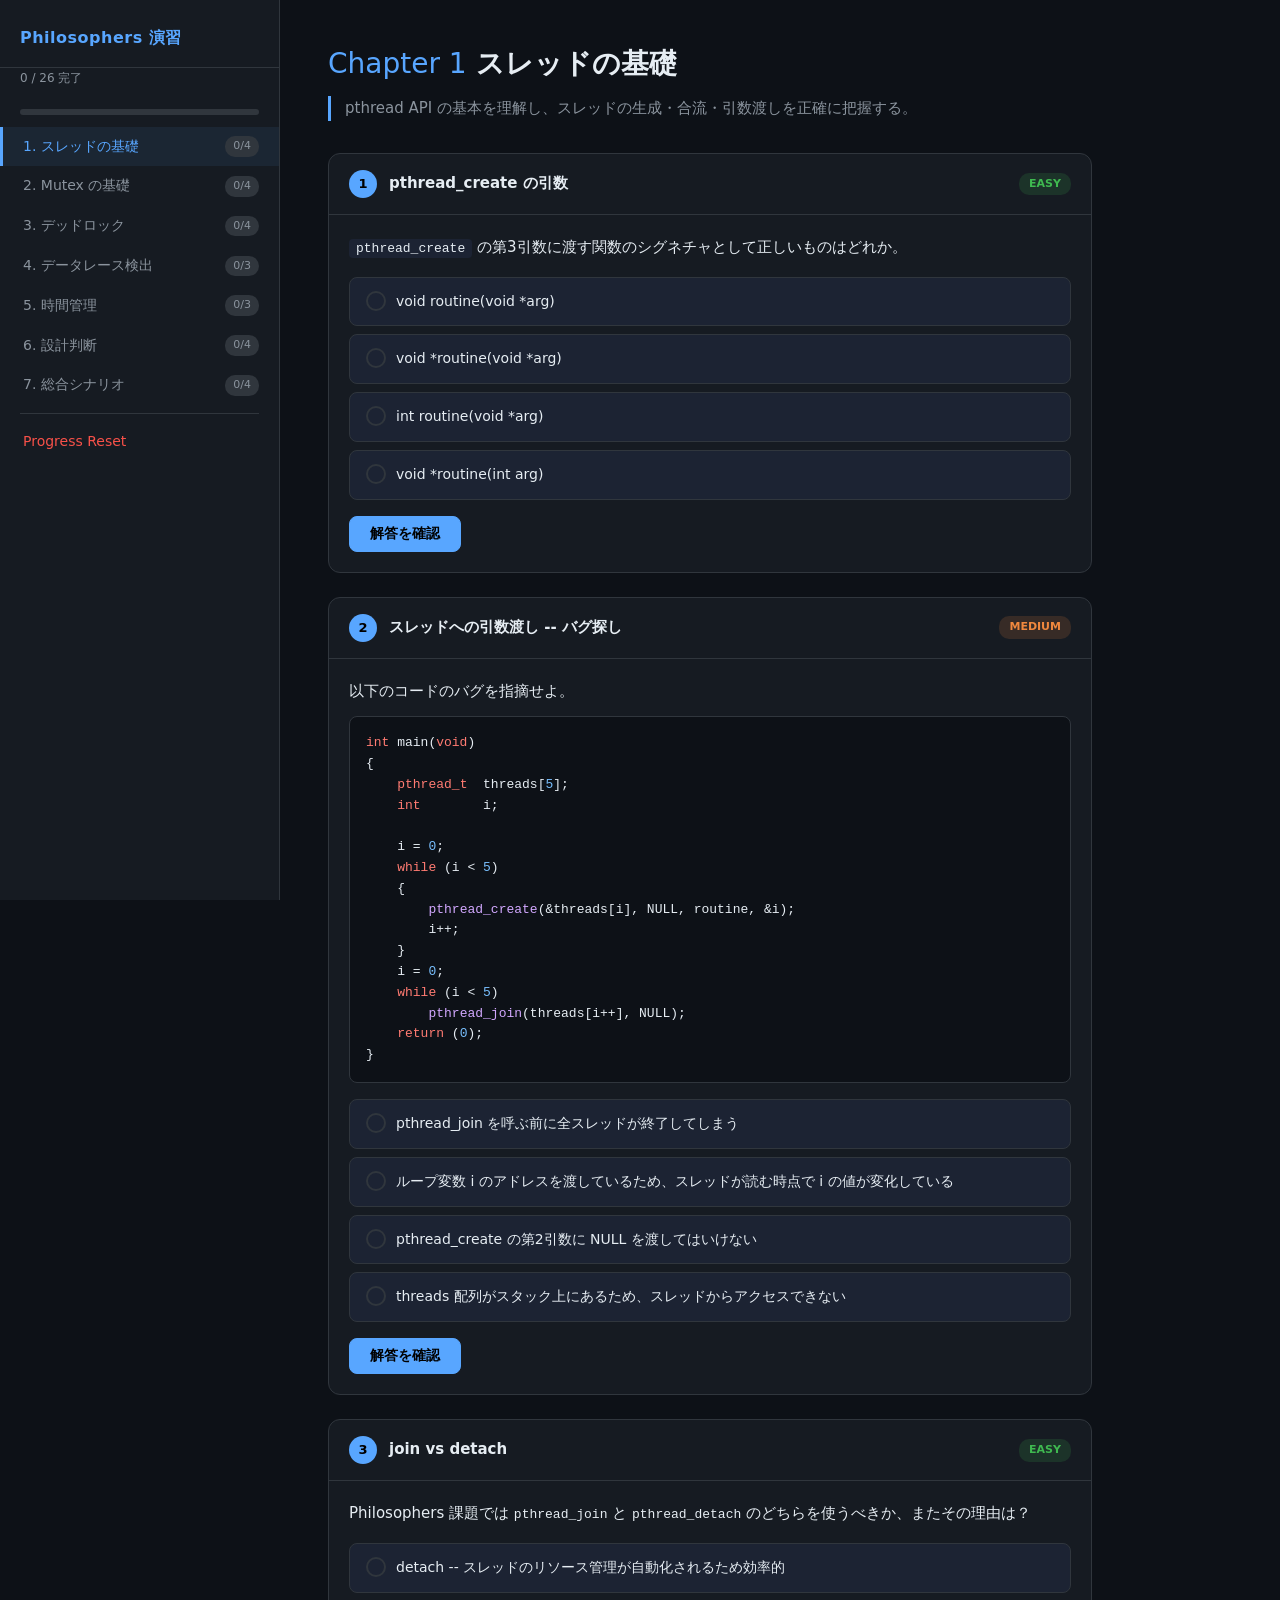
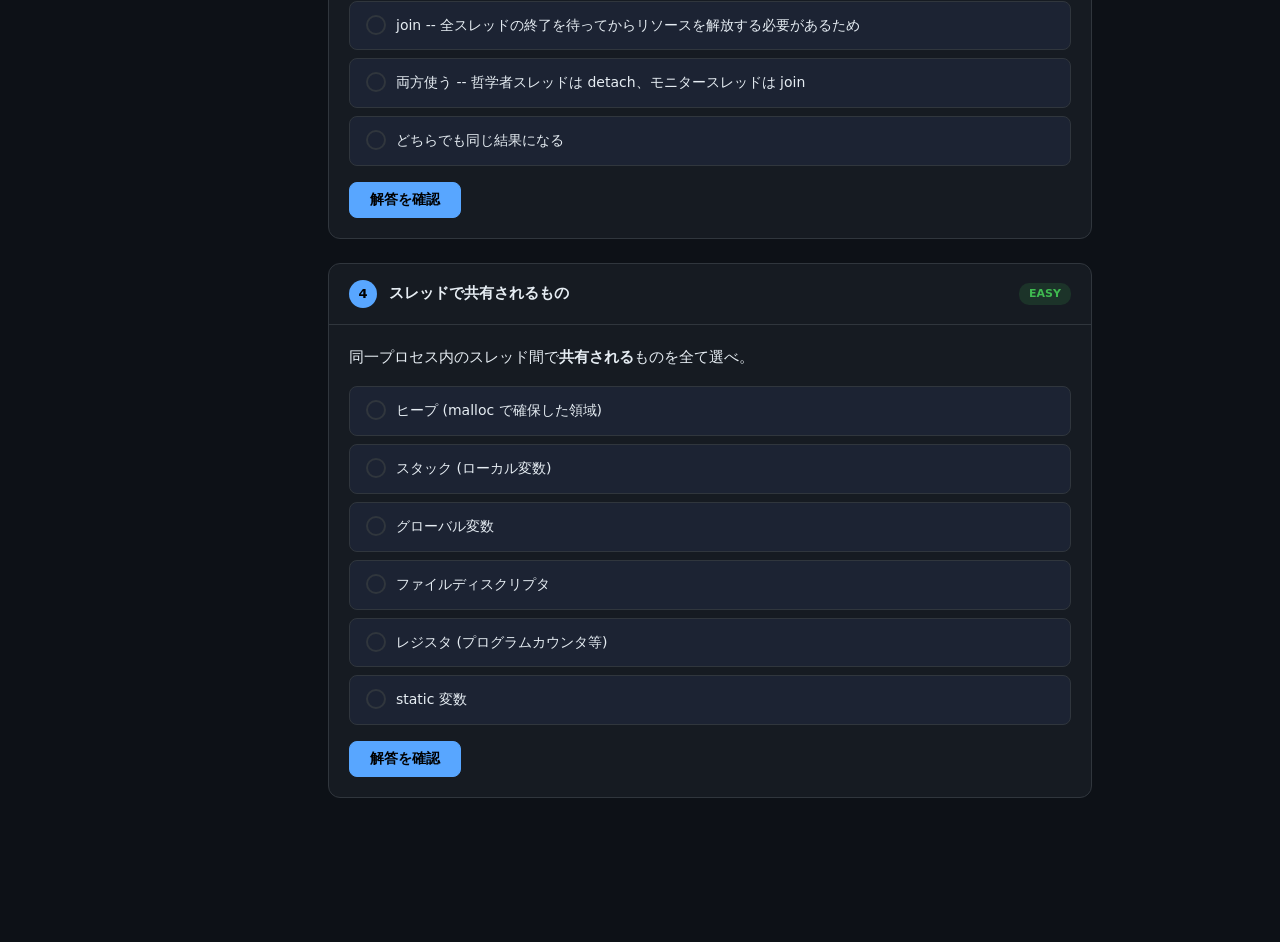
<file: exercises/index.html>
<!DOCTYPE html>
<html lang="ja">
<head>
<meta charset="UTF-8">
<meta name="viewport" content="width=device-width, initial-scale=1.0">
<title>Philosophers -- 演習問題集</title>
<style>
:root {
  --bg: #0d1117;
  --surface: #161b22;
  --surface2: #1c2333;
  --border: #30363d;
  --text: #e6edf3;
  --text2: #8b949e;
  --accent: #58a6ff;
  --accent2: #3fb950;
  --warn: #f0883e;
  --err: #f85149;
  --correct: #238636;
  --wrong: #da3633;
  --code-bg: #0d1117;
  --font: 'Segoe UI', system-ui, -apple-system, sans-serif;
  --mono: 'Fira Code', 'Cascadia Code', 'JetBrains Mono', monospace;
}
* { margin: 0; padding: 0; box-sizing: border-box; }
html { scroll-behavior: smooth; }
body {
  font-family: var(--font);
  background: var(--bg);
  color: var(--text);
  line-height: 1.7;
  display: flex;
  min-height: 100vh;
}

/* ── Sidebar ── */
nav {
  width: 280px;
  min-width: 280px;
  background: var(--surface);
  border-right: 1px solid var(--border);
  padding: 24px 0;
  position: fixed;
  top: 0; left: 0; bottom: 0;
  overflow-y: auto;
  z-index: 100;
  transition: transform .3s;
}
nav h1 {
  font-size: 16px;
  padding: 0 20px 16px;
  border-bottom: 1px solid var(--border);
  color: var(--accent);
  letter-spacing: .5px;
}
nav .progress-bar {
  margin: 12px 20px;
  background: var(--border);
  border-radius: 4px;
  height: 6px;
  overflow: hidden;
}
nav .progress-fill {
  height: 100%;
  background: var(--accent2);
  border-radius: 4px;
  transition: width .4s;
  width: 0%;
}
nav .progress-text {
  font-size: 12px;
  color: var(--text2);
  padding: 0 20px 8px;
}
nav ul { list-style: none; }
nav li a {
  display: flex;
  align-items: center;
  gap: 10px;
  padding: 8px 20px;
  color: var(--text2);
  text-decoration: none;
  font-size: 14px;
  transition: all .15s;
  border-left: 3px solid transparent;
}
nav li a:hover { background: var(--surface2); color: var(--text); }
nav li a.active { color: var(--accent); border-left-color: var(--accent); background: rgba(88,166,255,.08); }
nav li a .badge {
  margin-left: auto;
  font-size: 11px;
  padding: 1px 8px;
  border-radius: 10px;
  background: var(--border);
  color: var(--text2);
}
nav li a .badge.done { background: var(--correct); color: #fff; }
nav .sep { height: 1px; background: var(--border); margin: 8px 20px; }

.menu-btn {
  display: none;
  position: fixed;
  top: 12px; left: 12px;
  z-index: 200;
  background: var(--surface);
  border: 1px solid var(--border);
  color: var(--text);
  width: 40px; height: 40px;
  border-radius: 8px;
  font-size: 20px;
  cursor: pointer;
}

/* ── Main ── */
main {
  margin-left: 280px;
  flex: 1;
  max-width: 860px;
  padding: 40px 48px 120px;
}

section {
  display: none;
  animation: fadeIn .3s;
}
section.active { display: block; }
@keyframes fadeIn { from { opacity: 0; transform: translateY(8px); } to { opacity: 1; } }

h2 {
  font-size: 28px;
  margin-bottom: 8px;
  color: var(--text);
}
h2 .chapter-num { color: var(--accent); font-weight: 400; }
.section-desc {
  color: var(--text2);
  margin-bottom: 32px;
  font-size: 15px;
  border-left: 3px solid var(--accent);
  padding-left: 14px;
}

/* ── Problem Card ── */
.problem {
  background: var(--surface);
  border: 1px solid var(--border);
  border-radius: 12px;
  margin-bottom: 24px;
  overflow: hidden;
}
.problem-header {
  padding: 16px 20px;
  display: flex;
  align-items: center;
  gap: 12px;
  border-bottom: 1px solid var(--border);
}
.problem-num {
  background: var(--accent);
  color: #000;
  width: 28px; height: 28px;
  border-radius: 50%;
  display: flex;
  align-items: center;
  justify-content: center;
  font-size: 13px;
  font-weight: 700;
  flex-shrink: 0;
}
.problem-num.solved { background: var(--accent2); }
.problem-title { font-weight: 600; font-size: 15px; }
.difficulty {
  margin-left: auto;
  font-size: 11px;
  padding: 2px 10px;
  border-radius: 10px;
  font-weight: 600;
}
.difficulty.easy { background: rgba(63,185,80,.15); color: var(--accent2); }
.difficulty.medium { background: rgba(240,136,62,.15); color: var(--warn); }
.difficulty.hard { background: rgba(248,81,73,.15); color: var(--err); }

.problem-body { padding: 20px; }
.problem-body p { margin-bottom: 12px; font-size: 15px; }

pre {
  background: var(--code-bg);
  border: 1px solid var(--border);
  border-radius: 8px;
  padding: 16px;
  overflow-x: auto;
  margin: 12px 0;
  font-family: var(--mono);
  font-size: 13px;
  line-height: 1.6;
  tab-size: 4;
}
code { font-family: var(--mono); font-size: 13px; }
.inline-code {
  background: var(--surface2);
  padding: 2px 7px;
  border-radius: 4px;
  font-family: var(--mono);
  font-size: 13px;
}

/* ── Choices (single/multi) ── */
.choices { display: flex; flex-direction: column; gap: 8px; margin: 16px 0; }
.choice {
  display: flex;
  align-items: flex-start;
  gap: 10px;
  padding: 12px 16px;
  background: var(--surface2);
  border: 1px solid var(--border);
  border-radius: 8px;
  cursor: pointer;
  transition: all .15s;
  font-size: 14px;
}
.choice:hover { border-color: var(--accent); }
.choice.selected { border-color: var(--accent); background: rgba(88,166,255,.08); }
.choice.correct-answer { border-color: var(--accent2); background: rgba(63,185,80,.1); }
.choice.wrong-answer { border-color: var(--err); background: rgba(248,81,73,.08); opacity: .7; }
.choice-marker {
  width: 20px; height: 20px;
  border: 2px solid var(--border);
  border-radius: 50%;
  flex-shrink: 0;
  margin-top: 1px;
  display: flex;
  align-items: center;
  justify-content: center;
  font-size: 12px;
  transition: all .15s;
}
.choice.selected .choice-marker { border-color: var(--accent); background: var(--accent); color: #000; }
.choice.correct-answer .choice-marker { border-color: var(--accent2); background: var(--accent2); color: #fff; }
.choice.wrong-answer .choice-marker { border-color: var(--err); background: var(--err); color: #fff; }

/* ── Code fill / free text ── */
.code-input {
  font-family: var(--mono);
  font-size: 14px;
  background: var(--code-bg);
  border: 1px solid var(--border);
  color: var(--accent);
  padding: 6px 12px;
  border-radius: 6px;
  min-width: 180px;
  outline: none;
}
.code-input:focus { border-color: var(--accent); }
.code-input.correct { border-color: var(--accent2); color: var(--accent2); }
.code-input.wrong { border-color: var(--err); color: var(--err); }

/* ── Buttons ── */
.btn-row { display: flex; gap: 10px; margin-top: 16px; flex-wrap: wrap; }
.btn {
  padding: 8px 20px;
  border-radius: 8px;
  border: 1px solid var(--border);
  background: var(--surface2);
  color: var(--text);
  cursor: pointer;
  font-size: 14px;
  font-family: var(--font);
  transition: all .15s;
}
.btn:hover { border-color: var(--accent); color: var(--accent); }
.btn-primary { background: var(--accent); color: #000; border-color: var(--accent); font-weight: 600; }
.btn-primary:hover { background: #79bbff; }

/* ── Explanation ── */
.explanation {
  display: none;
  margin-top: 16px;
  padding: 16px 20px;
  background: rgba(63,185,80,.06);
  border: 1px solid rgba(63,185,80,.2);
  border-radius: 8px;
  font-size: 14px;
  line-height: 1.8;
}
.explanation.visible { display: block; animation: fadeIn .3s; }
.explanation h4 { color: var(--accent2); margin-bottom: 6px; }
.explanation.wrong-exp {
  background: rgba(248,81,73,.06);
  border-color: rgba(248,81,73,.2);
}
.explanation.wrong-exp h4 { color: var(--err); }

/* ── Ordering ── */
.ordering-list { display: flex; flex-direction: column; gap: 6px; margin: 12px 0; }
.ordering-item {
  display: flex; align-items: center; gap: 10px;
  padding: 10px 14px;
  background: var(--surface2);
  border: 1px solid var(--border);
  border-radius: 8px;
  cursor: grab;
  font-size: 14px;
  user-select: none;
}
.ordering-item:active { cursor: grabbing; }
.ordering-item .order-num {
  background: var(--border);
  color: var(--text2);
  width: 24px; height: 24px;
  border-radius: 50%;
  display: flex; align-items: center; justify-content: center;
  font-size: 12px; font-weight: 700; flex-shrink: 0;
}
.ordering-item.correct-pos .order-num { background: var(--accent2); color: #fff; }
.ordering-item.wrong-pos .order-num { background: var(--err); color: #fff; }
.order-arrows { display: flex; flex-direction: column; gap: 2px; margin-left: auto; }
.order-arrows button {
  background: none; border: none; color: var(--text2);
  cursor: pointer; font-size: 14px; padding: 0 4px;
  line-height: 1;
}
.order-arrows button:hover { color: var(--accent); }

/* ── Scenario ── */
.scenario-box {
  background: var(--surface2);
  border: 1px solid var(--border);
  border-radius: 8px;
  padding: 16px;
  margin: 12px 0;
  font-family: var(--mono);
  font-size: 13px;
  line-height: 1.8;
  white-space: pre-wrap;
}

/* ── Result Banner ── */
.result-banner {
  display: none;
  padding: 10px 16px;
  border-radius: 8px;
  margin-top: 12px;
  font-weight: 600;
  font-size: 14px;
}
.result-banner.show { display: flex; align-items: center; gap: 8px; }
.result-banner.pass { background: rgba(63,185,80,.12); color: var(--accent2); border: 1px solid rgba(63,185,80,.3); }
.result-banner.fail { background: rgba(248,81,73,.1); color: var(--err); border: 1px solid rgba(248,81,73,.3); }

/* ── Responsive ── */
@media (max-width: 900px) {
  nav { transform: translateX(-100%); }
  nav.open { transform: translateX(0); }
  .menu-btn { display: flex; align-items: center; justify-content: center; }
  main { margin-left: 0; padding: 60px 20px 100px; }
}

.highlight { color: var(--warn); }
.kw { color: #ff7b72; }
.fn { color: #d2a8ff; }
.str { color: #a5d6ff; }
.cmt { color: #8b949e; font-style: italic; }
.num { color: #79c0ff; }
.type { color: #ff7b72; }
</style>
</head>
<body>

<button class="menu-btn" onclick="document.querySelector('nav').classList.toggle('open')">&#9776;</button>

<nav id="sidebar">
  <h1>Philosophers 演習</h1>
  <div class="progress-text" id="progress-text">0 / 0 完了</div>
  <div class="progress-bar"><div class="progress-fill" id="progress-fill"></div></div>
  <ul id="nav-list"></ul>
</nav>

<main id="main-content"></main>

<script>
// ===================================================================
//  DATA: All problems
// ===================================================================
const sections = [
{
  id: "thread-basics",
  title: "1. スレッドの基礎",
  desc: "pthread API の基本を理解し、スレッドの生成・合流・引数渡しを正確に把握する。",
  problems: [
  {
    title: "pthread_create の引数",
    difficulty: "easy",
    type: "choice",
    body: `<p><span class="inline-code">pthread_create</span> の第3引数に渡す関数のシグネチャとして正しいものはどれか。</p>`,
    choices: [
      "void routine(void *arg)",
      "void *routine(void *arg)",
      "int routine(void *arg)",
      "void *routine(int arg)"
    ],
    answer: 1,
    explanation: `<code>pthread_create</code> の第3引数は <code>void *(*)(void *)</code> 型の関数ポインタ。<br>
      つまり <code>void *</code> を受け取り <code>void *</code> を返す関数。<br>
      <code>void *routine(void *arg)</code> がこのシグネチャに一致する。<br><br>
      他の選択肢は戻り値の型 (<code>void</code>, <code>int</code>) や引数の型 (<code>int</code>) が異なるためコンパイルエラーまたは未定義動作になる。`
  },
  {
    title: "スレッドへの引数渡し -- バグ探し",
    difficulty: "medium",
    type: "choice",
    body: `<p>以下のコードのバグを指摘せよ。</p>
<pre><span class="type">int</span> main(<span class="type">void</span>)
{
    <span class="type">pthread_t</span>  threads[<span class="num">5</span>];
    <span class="type">int</span>        i;

    i = <span class="num">0</span>;
    <span class="kw">while</span> (i &lt; <span class="num">5</span>)
    {
        <span class="fn">pthread_create</span>(&threads[i], NULL, routine, &i);
        i++;
    }
    i = <span class="num">0</span>;
    <span class="kw">while</span> (i &lt; <span class="num">5</span>)
        <span class="fn">pthread_join</span>(threads[i++], NULL);
    <span class="kw">return</span> (<span class="num">0</span>);
}</pre>`,
    choices: [
      "pthread_join を呼ぶ前に全スレッドが終了してしまう",
      "ループ変数 i のアドレスを渡しているため、スレッドが読む時点で i の値が変化している",
      "pthread_create の第2引数に NULL を渡してはいけない",
      "threads 配列がスタック上にあるため、スレッドからアクセスできない"
    ],
    answer: 1,
    explanation: `<code>&i</code> を渡すと、全スレッドが同じアドレスを参照する。しかしメインスレッドのループで <code>i</code> はインクリメントされ続ける。<br><br>
      スレッドが <code>*(int *)arg</code> を読む頃には <code>i</code> は既に次の値 (あるいは 5) に変わっている可能性がある。<br><br>
      <b>正しい方法:</b> 各スレッド専用の構造体を用意し、そのアドレスを渡す。<br>
<pre>t_philo philos[5];
philos[i].id = i;
pthread_create(&threads[i], NULL, routine, &philos[i]);</pre>`
  },
  {
    title: "join vs detach",
    difficulty: "easy",
    type: "choice",
    body: `<p>Philosophers 課題では <code>pthread_join</code> と <code>pthread_detach</code> のどちらを使うべきか、またその理由は？</p>`,
    choices: [
      "detach -- スレッドのリソース管理が自動化されるため効率的",
      "join -- 全スレッドの終了を待ってからリソースを解放する必要があるため",
      "両方使う -- 哲学者スレッドは detach、モニタースレッドは join",
      "どちらでも同じ結果になる"
    ],
    answer: 1,
    explanation: `<code>pthread_join</code> を使う理由:<br>
      <b>1.</b> 全哲学者スレッドが終了してから mutex の destroy / メモリ解放を行う必要がある。<br>
      <b>2.</b> detach すると、スレッドがまだ mutex を使用中に main が先にリソースを解放してしまう危険がある。<br>
      <b>3.</b> join しないとスレッドのリソース (スタック等) がリークする。<br><br>
      detach は「スレッドの終了を待つ必要がない」場合に使うもので、この課題のようにシミュレーション終了後にクリーンアップが必要なケースには不適切。`
  },
  {
    title: "スレッドで共有されるもの",
    difficulty: "easy",
    type: "multi",
    body: `<p>同一プロセス内のスレッド間で<b>共有される</b>ものを全て選べ。</p>`,
    choices: [
      "ヒープ (malloc で確保した領域)",
      "スタック (ローカル変数)",
      "グローバル変数",
      "ファイルディスクリプタ",
      "レジスタ (プログラムカウンタ等)",
      "static 変数"
    ],
    answer: [0, 2, 3, 5],
    explanation: `<b>共有されるもの:</b> ヒープ、グローバル変数、ファイルディスクリプタ、static変数<br>
      <b>共有されないもの:</b> スタック (各スレッド固有)、レジスタ (各スレッド固有)<br><br>
      Philosophers 課題では構造体を <code>malloc</code> でヒープに確保し、ポインタを各スレッドに渡す。そのため構造体のフィールド (例: <code>last_meal_time</code>) は全スレッドからアクセス可能であり、mutex による保護が必要になる。`
  }
  ]
},
{
  id: "mutex-basics",
  title: "2. Mutex の基礎",
  desc: "Mutex のライフサイクル、正しい使い方、よくある誤用パターンを理解する。",
  problems: [
  {
    title: "Mutex のライフサイクル -- 並べ替え",
    difficulty: "easy",
    type: "ordering",
    body: `<p>Mutex の操作を正しい順序に並べ替えよ。</p>`,
    items: [
      "pthread_mutex_unlock",
      "pthread_mutex_init",
      "pthread_mutex_lock",
      "pthread_mutex_destroy",
      "共有変数を読み書き"
    ],
    correctOrder: [1, 2, 4, 0, 3],
    explanation: `正しい順序:<br>
      <b>1.</b> <code>init</code> -- 使用前に必ず初期化<br>
      <b>2.</b> <code>lock</code> -- クリティカルセクションに入る<br>
      <b>3.</b> <code>共有変数を読み書き</code> -- ロック中に操作<br>
      <b>4.</b> <code>unlock</code> -- クリティカルセクションを抜ける<br>
      <b>5.</b> <code>destroy</code> -- 全スレッド終了後に破棄<br><br>
      init と destroy はプログラムのライフタイムで1回、lock/unlock は何度も繰り返す。`
  },
  {
    title: "バグ探し -- unlock 漏れ",
    difficulty: "medium",
    type: "choice",
    body: `<p>以下のコードにはバグがある。どれか。</p>
<pre><span class="type">int</span> <span class="fn">check_death</span>(<span class="type">t_philo</span> *philo)
{
    <span class="fn">pthread_mutex_lock</span>(&philo->data->meal_mutex);
    <span class="kw">if</span> (<span class="fn">get_time_ms</span>() - philo->last_meal_time
        > philo->data->time_to_die)
        <span class="kw">return</span> (<span class="num">1</span>); <span class="cmt">// 死亡</span>
    <span class="fn">pthread_mutex_unlock</span>(&philo->data->meal_mutex);
    <span class="kw">return</span> (<span class="num">0</span>);
}</pre>`,
    choices: [
      "get_time_ms() を mutex の外で呼ぶべき",
      "return (1) の前に unlock を呼んでいない -- mutex が永久にロックされる",
      "meal_mutex ではなく death_mutex を使うべき",
      "last_meal_time は mutex 保護不要"
    ],
    answer: 1,
    explanation: `死亡判定が真の場合、<code>return (1)</code> で関数を抜けるが、その前に <code>pthread_mutex_unlock</code> を呼んでいない。<br><br>
      <b>結果:</b> <code>meal_mutex</code> がロックされたまま解放されない。他のスレッドが <code>meal_mutex</code> を lock しようとすると永久にブロックされる (実質デッドロック)。<br><br>
<b>修正:</b>
<pre>if (get_time_ms() - philo->last_meal_time > philo->data->time_to_die)
{
    pthread_mutex_unlock(&philo->data->meal_mutex);
    return (1);
}
pthread_mutex_unlock(&philo->data->meal_mutex);
return (0);</pre>`
  },
  {
    title: "読み取りだけなら mutex は不要？",
    difficulty: "medium",
    type: "choice",
    body: `<p>あるスレッドが共有変数を<b>読むだけ</b>の場合、mutex で保護する必要はあるか。</p>
<pre><span class="cmt">// モニタースレッド (読み取りのみ)</span>
<span class="kw">if</span> (philo->last_meal_time + data->time_to_die &lt; <span class="fn">get_time_ms</span>())
    <span class="cmt">// 死亡判定</span>

<span class="cmt">// 哲学者スレッド (書き込み)</span>
<span class="fn">pthread_mutex_lock</span>(&data->meal_mutex);
philo->last_meal_time = <span class="fn">get_time_ms</span>();
<span class="fn">pthread_mutex_unlock</span>(&data->meal_mutex);</pre>`,
    choices: [
      "不要 -- 読み取りだけなのでデータが壊れることはない",
      "必要 -- 読み取りでもデータレースになり、C言語では未定義動作",
      "volatile をつければ不要",
      "int 型であればアトミックなので不要"
    ],
    answer: 1,
    explanation: `<b>必要。</b> データレースの定義は:<br>
      &nbsp;1. 複数スレッドが同じメモリにアクセス<br>
      &nbsp;2. 少なくとも1つが書き込み<br>
      &nbsp;3. 同期されていない<br><br>
      読み取り側が mutex を使わなければ条件3を満たし、<b>未定義動作</b>になる。<br><br>
      <b>volatile は解決にならない。</b> volatile はコンパイラの最適化を抑制するだけで、メモリバリア (他スレッドの書き込みを確実に見る保証) を提供しない。<br><br>
      <b>int がアトミックとも限らない。</b> C言語の仕様ではアトミック性は保証されない。仮にハードウェア上でアトミックでも、コンパイラがメモリアクセスを並べ替える可能性がある。<br><br>
      結論: <b>全てのアクセス</b> (読み書き両方) を同一の mutex で保護するのが正解。`
  },
  {
    title: "異なる mutex で同じ変数を保護",
    difficulty: "medium",
    type: "choice",
    body: `<p>以下のコードの問題点は何か。</p>
<pre><span class="cmt">// スレッドA</span>
<span class="fn">pthread_mutex_lock</span>(&mutex_A);
shared_var++;
<span class="fn">pthread_mutex_unlock</span>(&mutex_A);

<span class="cmt">// スレッドB</span>
<span class="fn">pthread_mutex_lock</span>(&mutex_B);
shared_var++;
<span class="fn">pthread_mutex_unlock</span>(&mutex_B);</pre>`,
    choices: [
      "問題なし -- 各スレッドがそれぞれ mutex を使っているので安全",
      "同じ変数を異なる mutex で保護しても排他にならない -- データレース",
      "mutex_A と mutex_B が同時にロックされるとデッドロックする",
      "++ 演算子は使うべきでない"
    ],
    answer: 1,
    explanation: `mutex は「同じ mutex を lock したスレッド同士」を排他にする仕組み。<br><br>
      スレッドAが <code>mutex_A</code> を lock しても、スレッドBは <code>mutex_B</code> を lock するだけなのでブロックされない。結果として両者が同時に <code>shared_var</code> を操作でき、<b>データレースが発生</b>する。<br><br>
      <b>鉄則:</b> 1つの共有変数には、常に同一の mutex でアクセスする。`
  }
  ]
},
{
  id: "deadlock",
  title: "3. デッドロック",
  desc: "デッドロックの発生条件を理解し、Philosophers 固有の回避戦略を身につける。",
  problems: [
  {
    title: "Coffman の4条件",
    difficulty: "easy",
    type: "multi",
    body: `<p>デッドロックが発生するための<b>必要十分条件 (Coffman条件)</b> を全て選べ。</p>`,
    choices: [
      "相互排他 (リソースは同時に1つのスレッドしか使えない)",
      "保持と待機 (リソースを持ったまま別のリソースを待つ)",
      "横取り不可 (他者のリソースを強制的に奪えない)",
      "循環待ち (スレッドがリング状に待ち合う)",
      "優先度逆転 (低優先度スレッドが高優先度スレッドをブロック)",
      "スレッド数が CPU コア数を超えている"
    ],
    answer: [0, 1, 2, 3],
    explanation: `Coffman の4条件:<br>
      <b>1. 相互排他</b> -- フォーク(mutex)は同時に1人しか使えない<br>
      <b>2. 保持と待機</b> -- 左フォークを持ったまま右フォークを待つ<br>
      <b>3. 横取り不可</b> -- 他人のフォークを奪えない<br>
      <b>4. 循環待ち</b> -- 全員が輪になって待ち合う<br><br>
      これら4つが<b>全て同時に</b>成立するとデッドロックが起きる。1つでも崩せば回避できる。<br>
      Philosophers 課題では<b>循環待ち</b>を崩すのが最も実用的 (フォーク取得順の制御)。<br><br>
      「優先度逆転」と「スレッド数 > コア数」はデッドロックの条件ではない。`
  },
  {
    title: "1人の哲学者のデッドロック",
    difficulty: "medium",
    type: "choice",
    body: `<p>哲学者が1人 (<code>./philo 1 800 200 200</code>) の場合、フォークの割り当てはどうなるか。</p>
<pre>philos[<span class="num">0</span>].left_fork  = &forks[<span class="num">0</span>];
philos[<span class="num">0</span>].right_fork = &forks[(<span class="num">0</span> + <span class="num">1</span>) % <span class="num">1</span>]; <span class="cmt">// = &forks[0]</span></pre>
<p>この状態で <code>pthread_mutex_lock(left_fork)</code> → <code>pthread_mutex_lock(right_fork)</code> を呼ぶとどうなるか。</p>`,
    choices: [
      "left_fork と right_fork は同じ mutex なので、2回目の lock で自己デッドロックする",
      "同じ mutex を2回 lock しても問題ない (再帰ロック)",
      "左右は同じフォークだが、1回 lock するだけで食事できる",
      "1人の場合は fork は作られないので segfault する"
    ],
    answer: 0,
    explanation: `<code>(0 + 1) % 1 == 0</code> なので、left_fork と right_fork は<b>同じ mutex</b> を指す。<br><br>
      デフォルトの pthread_mutex (PTHREAD_MUTEX_DEFAULT) は<b>再帰ロック不可</b>。同じスレッドが同じ mutex を2回 lock すると<b>未定義動作</b> (多くの実装ではデッドロック)。<br><br>
      <b>正しい処理:</b> 1人の場合は特別扱いし、フォークを1つだけ取り、time_to_die 後に死亡させる。<br>
<pre>if (data->num_philos == 1)
{
    print_status(philo, "has taken a fork");
    precise_usleep(data->time_to_die);
    print_status(philo, "died");
    return (NULL);
}</pre>`
  },
  {
    title: "デッドロック回避 -- フォーク取得順",
    difficulty: "hard",
    type: "choice",
    body: `<p>5人の哲学者がいる。フォーク割り当て:</p>
<pre>哲学者1: left=fork[0], right=fork[1]
哲学者2: left=fork[1], right=fork[2]
哲学者3: left=fork[2], right=fork[3]
哲学者4: left=fork[3], right=fork[4]
哲学者5: left=fork[4], right=fork[0]</pre>
<p>全員が「左→右」の順でフォークを取ると循環待ちが発生する。以下のどの戦略で循環待ちが壊れるか。</p>`,
    choices: [
      "哲学者5だけ「右→左」に変える (他は「左→右」)",
      "偶数番号を「右→左」、奇数番号を「左→右」にする",
      "上記のどちらでもデッドロックを回避できる",
      "上記のどちらでもデッドロックは回避できない"
    ],
    answer: 2,
    explanation: `<b>どちらも有効。</b> 本質は同じで、「循環待ちを壊す」こと。<br><br>
      <b>戦略A (最後の1人だけ逆):</b><br>
      哲学者5が fork[0] を先に取る → 哲学者1 は fork[0] を取れず待機 → 5が食事完了して解放 → 循環が壊れる。これは Dijkstra のリソース順序付けそのもの。<br><br>
      <b>戦略B (偶数/奇数で逆):</b><br>
      偶数 (2,4) と奇数 (1,3,5) でグループ分けされ、隣接する哲学者が同時に同じフォークを「先に」取ることがなくなる。これも循環を壊す。<br><br>
      実用上は<b>戦略B</b>の方が公平性も高くなる (偶数/奇数の交互食事パターンが自然に成立)。`
  },
  {
    title: "デッドロックのシナリオ判定",
    difficulty: "hard",
    type: "choice",
    body: `<p>4人の哲学者全員が同時に以下を実行した。デッドロックするか。</p>
<div class="scenario-box">哲学者1 (奇数): lock(fork[0]) -> lock(fork[1])
哲学者2 (偶数): lock(fork[2]) -> lock(fork[1])
哲学者3 (奇数): lock(fork[2]) -> lock(fork[3])
哲学者4 (偶数): lock(fork[0]) -> lock(fork[3])</div>`,
    choices: [
      "デッドロックする -- 循環待ちが成立する",
      "デッドロックしない -- 少なくとも1人が2本取れる",
      "状況による -- タイミング次第",
      "4人の場合は常にデッドロックする"
    ],
    answer: 1,
    explanation: `これは偶数/奇数戦略の例。分析してみよう:<br><br>
      <b>時刻0:</b> 全員が1つ目の fork を lock しようとする<br>
      &nbsp; 哲学者1: fork[0] を取得<br>
      &nbsp; 哲学者2: fork[2] を取得<br>
      &nbsp; 哲学者3: fork[2] を待つ (2が持っている)<br>
      &nbsp; 哲学者4: fork[0] を待つ (1が持っている)<br><br>
      <b>結果:</b> 哲学者1と哲学者2は1つ目を取得済み。<br>
      哲学者1 → fork[1] を lock → 成功! (誰も持っていない) → 食事開始<br>
      哲学者2 → fork[1] を待つ (1が持っている) → ブロック<br><br>
      哲学者1が食事を終えて fork[0], fork[1] を解放 → 哲学者2, 4 が進める → ...<br><br>
      <b>循環が存在しない</b>ため、必ず誰かが進める。`
  }
  ]
},
{
  id: "data-race",
  title: "4. データレース検出",
  desc: "実際の Philosophers コードからデータレースを見つけ出す訓練。",
  problems: [
  {
    title: "どの変数にデータレースがあるか",
    difficulty: "medium",
    type: "multi",
    body: `<p>以下の設計で、mutex 保護なしでアクセスするとデータレースになる変数を全て選べ。</p>
<pre><span class="type">typedef struct</span> s_data
{
    <span class="type">int</span>        someone_died;     <span class="cmt">// モニターが書く / 全哲学者が読む</span>
    <span class="type">int</span>        num_philos;       <span class="cmt">// main で設定 / 全スレッドが読む</span>
    <span class="type">int</span>        time_to_die;      <span class="cmt">// main で設定 / 全スレッドが読む</span>
    <span class="type">long long</span>  start_time;       <span class="cmt">// main で設定 / 全スレッドが読む</span>
}   <span class="type">t_data</span>;

<span class="type">typedef struct</span> s_philo
{
    <span class="type">int</span>        eat_count;        <span class="cmt">// 哲学者が書く / モニターが読む</span>
    <span class="type">long long</span>  last_meal_time;   <span class="cmt">// 哲学者が書く / モニターが読む</span>
    <span class="type">int</span>        id;               <span class="cmt">// 初期化時に設定 / 哲学者自身が読む</span>
}   <span class="type">t_philo</span>;</pre>`,
    choices: [
      "someone_died",
      "num_philos",
      "time_to_die",
      "start_time",
      "eat_count",
      "last_meal_time",
      "id"
    ],
    answer: [0, 4, 5],
    explanation: `データレースが起きる条件: 複数スレッドがアクセスし、少なくとも1つが書き込み、同期なし。<br><br>
      <b>someone_died:</b> モニターが書き込み + 全哲学者が読む → <b>データレース</b><br>
      <b>eat_count:</b> 哲学者が書き込み + モニターが読む → <b>データレース</b><br>
      <b>last_meal_time:</b> 哲学者が書き込み + モニターが読む → <b>データレース</b><br><br>
      <b>num_philos, time_to_die, start_time:</b> main でスレッド生成前に設定し、以降は読み取りのみ。全スレッドが読むだけなら同期不要。<br>
      <b>id:</b> 初期化時に設定され、自スレッドだけが読む。書き込みスレッドは存在しない。<br><br>
      <b>ポイント:</b> 「書き込みがない変数」はデータレースにならない。問題は「誰かが書き、誰かが読む」変数。`
  },
  {
    title: "TSan 出力の読み取り",
    difficulty: "hard",
    type: "choice",
    body: `<p>ThreadSanitizer が以下の警告を出した。何を修正すべきか。</p>
<pre class="scenario-box">WARNING: ThreadSanitizer: data race (pid=42)
  Write of size 8 at 0x5555... by thread T3:
    #0 philosopher_routine <b>routine.c:52</b>

  Previous read of size 8 at 0x5555... by thread T0:
    #0 monitor_philos <b>monitor.c:18</b></pre>`,
    choices: [
      "routine.c:52 の書き込みだけを mutex で保護すれば解決",
      "monitor.c:18 の読み取りだけを mutex で保護すれば解決",
      "routine.c:52 と monitor.c:18 の両方を同一の mutex で保護する必要がある",
      "TSan の誤検出なので無視してよい"
    ],
    answer: 2,
    explanation: `データレースの解消には、同じ変数にアクセスする<b>全ての箇所</b>を同一の mutex で保護する必要がある。<br><br>
      <b>片方だけ保護しても無意味:</b><br>
      - 書き込み側だけ保護: 読み取り側が保護されていないので同時アクセスが起きる<br>
      - 読み取り側だけ保護: 書き込み側が保護されていないので同上<br><br>
      <b>size 8</b> は <code>long long</code> (8バイト) なので、おそらく <code>last_meal_time</code> の読み書き。<br>
      routine.c:52 で <code>last_meal_time = get_time_ms()</code> を書き、monitor.c:18 で死亡判定のために読んでいる。<br>
      両方を <code>meal_mutex</code> で保護する。`
  },
  {
    title: "simulation_stopped の保護",
    difficulty: "medium",
    type: "fill",
    body: `<p>シミュレーション停止チェック関数を完成させよ。空欄にmutex操作を入れよ。</p>
<pre><span class="type">int</span>  <span class="fn">simulation_stopped</span>(<span class="type">t_data</span> *data)
{
    <span class="type">int</span>  stopped;

    <span class="cmt">/* [A] */</span>
    stopped = data->someone_died || data->all_ate_enough;
    <span class="cmt">/* [B] */</span>
    <span class="kw">return</span> (stopped);
}</pre>`,
    blanks: [
      { label: "[A]", answer: ["pthread_mutex_lock(&data->death_mutex)","pthread_mutex_lock(&data->death_mutex);"], hint: "mutex をロック" },
      { label: "[B]", answer: ["pthread_mutex_unlock(&data->death_mutex)","pthread_mutex_unlock(&data->death_mutex);"], hint: "mutex をアンロック" }
    ],
    explanation: `<code>someone_died</code> と <code>all_ate_enough</code> はモニタースレッドが書き込み、哲学者スレッドが読む共有変数。<br><br>
      読み取りであっても <code>death_mutex</code> で保護する必要がある。<br><br>
      <b>ポイント:</b> 読み取り結果をローカル変数 <code>stopped</code> にコピーしてから unlock する。こうすることで、return 後に他のスレッドがフラグを変更しても安全にローカルの値を使える。`
  }
  ]
},
{
  id: "timing",
  title: "5. 時間管理",
  desc: "gettimeofday / usleep の扱いと、精密タイマーの実装を理解する。",
  problems: [
  {
    title: "ミリ秒変換",
    difficulty: "easy",
    type: "fill",
    body: `<p><code>gettimeofday</code> の結果をミリ秒に変換する関数を完成させよ。</p>
<pre><span class="type">long long</span>  <span class="fn">get_time_ms</span>(<span class="type">void</span>)
{
    <span class="type">struct timeval</span>  tv;

    <span class="fn">gettimeofday</span>(&tv, NULL);
    <span class="kw">return</span> ((<span class="type">long long</span>)tv.tv_sec * <span class="cmt">/* [A] */</span> + tv.tv_usec / <span class="cmt">/* [B] */</span>);
}</pre>`,
    blanks: [
      { label: "[A]", answer: ["1000"], hint: "秒→ミリ秒" },
      { label: "[B]", answer: ["1000"], hint: "マイクロ秒→ミリ秒" }
    ],
    explanation: `<b>単位変換:</b><br>
      &nbsp; 1秒 = 1,000 ミリ秒 → <code>tv_sec * 1000</code><br>
      &nbsp; 1マイクロ秒 = 0.001 ミリ秒 → <code>tv_usec / 1000</code><br><br>
      <b>なぜ long long か:</b> tv_sec (Epoch秒) は約 1,700,000,000。これに 1000 を掛けると int (約 21億) を超える。long long (64bit) なら十分。`
  },
  {
    title: "usleep の精度問題",
    difficulty: "medium",
    type: "choice",
    body: `<p>以下の設定で哲学者が予期せず死亡する可能性がある。なぜか。</p>
<pre>./philo 4 410 200 200

<span class="cmt">// 理論上の1サイクル: eat(200ms) + sleep(200ms) = 400ms &lt; 410ms</span></pre>`,
    choices: [
      "4人では同時に2人しか食べられないため、待ち時間が発生する",
      "usleep(200000) の実際の睡眠時間が 200ms を超える誤差が蓄積するため",
      "time_to_die は食事終了時刻から計測されるため、実質 210ms しか余裕がない",
      "上記の全てが原因になりうる"
    ],
    answer: 3,
    explanation: `<b>全てが原因になりうる。</b><br><br>
      <b>1. フォーク待ち:</b> 4人で4本のフォーク。同時に食べられるのは2人。残り2人はフォーク待ちの間にも time_to_die のカウントダウンは進む。<br><br>
      <b>2. usleep の誤差:</b> <code>usleep(200000)</code> は「少なくとも 200ms」の保証のみ。実際には 201~210ms かかることがある。eat + sleep が 410ms を超えると死亡。<br><br>
      <b>3. 計測起点:</b> time_to_die は「最後の食事<b>開始</b>時刻」から計測。食事中の 200ms も含むため、次の食事開始までの実質的な猶予は 410 - 200(eat) = 210ms。sleep(200ms) + フォーク待ちがこの 210ms を超えると死亡。<br><br>
      <b>対策:</b> usleep の代わりにビジーウェイト (precise_usleep) を使い、偶数/奇数の交互開始でフォーク待ちを最小化する。`
  },
  {
    title: "precise_usleep の仕組み",
    difficulty: "easy",
    type: "choice",
    body: `<p><code>precise_usleep</code> が usleep(500) を繰り返しながらループする理由として正しいものは？</p>
<pre><span class="type">void</span>  <span class="fn">precise_usleep</span>(<span class="type">long long</span> ms)
{
    <span class="type">long long</span> start = <span class="fn">get_time_ms</span>();
    <span class="kw">while</span> (<span class="fn">get_time_ms</span>() - start &lt; ms)
        <span class="fn">usleep</span>(<span class="num">500</span>);
}</pre>`,
    choices: [
      "usleep(500) は 0.5ms ごとに起きて経過時間を確認し、指定時間を過ぎたらすぐ抜ける",
      "usleep(500) を1回だけ呼べば十分だが、念のためループしている",
      "usleep のバグを回避するため",
      "ループなしで usleep(ms * 1000) とすれば同じ精度が得られる"
    ],
    answer: 0,
    explanation: `<b>usleep(ms * 1000) だけだと誤差が蓄積する問題がある。</b><br><br>
      precise_usleep は:<br>
      &nbsp;1. 短い usleep(500) (0.5ms) で CPU を明け渡す (CPU負荷を下げる)<br>
      &nbsp;2. 起きたら <code>get_time_ms()</code> で実際の経過時間を確認<br>
      &nbsp;3. まだ時間が足りなければ再び usleep<br>
      &nbsp;4. 指定時間を過ぎていればループを抜ける<br><br>
      <b>最大誤差は ~0.5ms</b> に抑えられる。usleep(200000) 一発だと最大 ~10ms の誤差が出ることがある。`
  }
  ]
},
{
  id: "design",
  title: "6. 設計判断",
  desc: "Philosophers 固有の設計上の選択肢を理解し、正しい判断を下す。",
  problems: [
  {
    title: "last_meal_time の更新タイミング",
    difficulty: "hard",
    type: "choice",
    body: `<p><code>last_meal_time</code> を更新すべきタイミングはいつか。</p>
<pre><span class="type">void</span>  <span class="fn">eat</span>(<span class="type">t_philo</span> *philo)
{
    take_forks(philo);
    <span class="cmt">// ← 位置A</span>
    print_status(philo, <span class="str">"is eating"</span>);
    <span class="cmt">// ← 位置B</span>
    precise_usleep(data->time_to_eat);
    <span class="cmt">// ← 位置C</span>
    release_forks(philo);
}</pre>`,
    choices: [
      "位置A -- フォーク取得直後、食事開始前",
      "位置B -- \"is eating\" 出力直後",
      "位置C -- 食事時間経過後 (食事完了時)",
      "A でも B でもどちらでもよい"
    ],
    answer: 3,
    explanation: `<b>位置A または 位置B が正解</b> (食事<b>開始</b>時に更新する)。<br><br>
      課題の仕様: 「最後の食事<b>開始</b>からの経過時間が time_to_die を超えたら死亡」<br><br>
      <b>位置C は不正解。</b> 食事完了後に更新すると、time_to_eat 分だけ判定が遅れる。<br>
      例: time_to_die=410, time_to_eat=200 の場合、C で更新すると実質 410+200=610ms まで猶予が生まれてしまい、仕様に反する。<br><br>
      <b>A と B の違い:</b> A の方が厳密には正確 (print_status の mutex 待ち時間を含まない) だが、実用上はどちらでも動く。`
  },
  {
    title: "モニターの設計 -- メインスレッド vs 別スレッド",
    difficulty: "medium",
    type: "choice",
    body: `<p>死亡監視 (モニター) をメインスレッドで行うか、別途 <code>pthread_create</code> でモニタースレッドを作るか。どちらが良いか。</p>`,
    choices: [
      "メインスレッド -- 追加のスレッド生成が不要で、join の管理がシンプル",
      "別スレッド -- メインスレッドを join 専用にできる",
      "どちらでも正しく動くが、メインスレッドの方が実装がシンプル",
      "モニタースレッドを使わないと 10ms 以内の死亡検出ができない"
    ],
    answer: 2,
    explanation: `<b>どちらでも正しく動くが、メインスレッドが推奨。</b><br><br>
      <b>メインスレッドの場合:</b><br>
<pre>// 全スレッド生成
for (i = 0; i &lt; N; i++)
    pthread_create(&philos[i].thread, ...);
// メインスレッドでモニタリング
monitor_philos(&data);  // 死亡 or 全員完食で return
// 全スレッド join
for (i = 0; i &lt; N; i++)
    pthread_join(philos[i].thread, NULL);</pre>
      <b>利点:</b> シンプル。追加スレッド不要。monitor が return した後に join するので、全スレッドの終了を確実に待てる。<br><br>
      <b>別スレッドの場合:</b> monitor スレッド自体も join する必要があり、コードが複雑になるだけで利点がない。`
  },
  {
    title: "死亡メッセージ後のログ出力",
    difficulty: "medium",
    type: "choice",
    body: `<p>哲学者Xが死亡した後、他の哲学者のログが出力されてしまった。何が問題か。</p>
<pre class="scenario-box">410 3 died
410 1 is eating    <-- 死亡後のメッセージ (NG)</pre>`,
    choices: [
      "print_status 内で someone_died チェックと printf が別の mutex で保護されている",
      "someone_died のチェック → printf の間に他スレッドが割り込めるため",
      "someone_died を print_mutex の中でチェックしていないため",
      "B と C の両方が原因"
    ],
    answer: 3,
    explanation: `<b>典型的なパターン:</b><br>
<pre>// 間違ったコード
if (!data->someone_died)  // (1) ここでチェック
{
    // (2) この間に他スレッドが someone_died = 1 にする可能性!
    printf("%lld %d %s\\n", ts, id, status);  // (3) 死亡後に出力
}</pre>
      <b>修正方法:</b> <code>someone_died</code> チェックと <code>printf</code> を<b>同じクリティカルセクション</b>内で行う。<br>
<pre>pthread_mutex_lock(&data->print_mutex);
pthread_mutex_lock(&data->death_mutex);
if (!data->someone_died || strcmp(status, "died") == 0)
{
    pthread_mutex_unlock(&data->death_mutex);
    printf("%lld %d %s\\n", ts, id, status);
}
else
    pthread_mutex_unlock(&data->death_mutex);
pthread_mutex_unlock(&data->print_mutex);</pre>
      print_mutex 内で death_mutex をチェックすることで、チェックと出力の間に他スレッドが介入することを防ぐ。`
  },
  {
    title: "奇数人数での公平性",
    difficulty: "hard",
    type: "fill",
    body: `<p>5人の哲学者 (奇数人数) で、time_to_eat=200, time_to_sleep=100 の場合。<br>全員が公平に食べるために thinking 時に入れるべき遅延を計算せよ。</p>
<p>ヒント: 1サイクル (eat + sleep + think) の間に、隣の哲学者2人分の食事が完了する必要がある。<br>
<code>eat + sleep + think >= eat * 2</code></p>`,
    blanks: [
      { label: "think_time (ms)", answer: ["100", "200", "300"], hint: "eat*2 - sleep - eat = eat - sleep, または eat*2 - sleep で余裕を持たせる" }
    ],
    explanation: `<b>理論最小値:</b> <code>eat + sleep + think >= eat * 2</code><br>
      <code>200 + 100 + think >= 400</code><br>
      <code>think >= 100</code><br><br>
      <b>実用値:</b> usleep の誤差を考慮して余裕を持たせるなら <code>eat * 2 - sleep = 200 * 2 - 100 = 300</code> を使う実装もある。<br><br>
      100 (理論最小値), 200, 300 (余裕あり) のいずれも許容される。重要なのは:<br>
      &nbsp; - 0 だと奇数人数で餓死する<br>
      &nbsp; - 大きすぎると time_to_die を超えて死亡する<br>
      &nbsp; - <code>time_to_die > eat * 2 + sleep</code> の余裕が必要`
  }
  ]
},
{
  id: "scenarios",
  title: "7. 総合シナリオ",
  desc: "実行結果の予測とトラブルシューティング。",
  problems: [
  {
    title: "実行結果の予測",
    difficulty: "medium",
    type: "choice",
    body: `<p>以下のコマンドの期待される動作は？</p>
<pre>./philo 1 800 200 200</pre>`,
    choices: [
      "哲学者1が永久に食事を繰り返す",
      "約 800ms 後に \"1 died\" と出力されて終了する",
      "即座にエラーで終了する",
      "フォークが足りないため即座に死亡する"
    ],
    answer: 1,
    explanation: `哲学者が1人の場合、フォークは1本しかない。食事には2本必要なので<b>絶対に食事できない</b>。<br><br>
      <b>期待される出力:</b><br>
<pre>0 1 has taken a fork
800 1 died</pre>
      フォーク1本を取った後、もう1本は存在しないため食事を開始できず、time_to_die (800ms) 経過後に死亡する。<br><br>
      「即座に死亡」ではない。time_to_die はシミュレーション開始 (または最後の食事開始) からのカウントダウンなので、800ms は猶予がある。`
  },
  {
    title: "全員食べ終わり判定",
    difficulty: "medium",
    type: "choice",
    body: `<p>以下のコマンドでシミュレーションが正常に終了するために必要な条件は？</p>
<pre>./philo 5 800 200 200 3</pre>`,
    choices: [
      "いずれか1人が3回食べたら終了",
      "全員が3回ずつ食べたら終了 (合計15回)",
      "合計3回の食事で終了 (全員合わせて)",
      "最初の哲学者が3回食べたら終了"
    ],
    answer: 1,
    explanation: `<code>number_of_times_each_philosopher_must_eat</code> は「各哲学者が<b>少なくとも</b>この回数食べる」こと。<br><br>
      <b>全員が</b>3回食べたらシミュレーション終了。<br>
      5人 × 3回 = 合計15回の食事が行われた後に終了する。<br><br>
      <b>実装:</b> モニターが全哲学者の <code>eat_count >= must_eat_count</code> をチェック。全員がこの条件を満たしたら <code>all_ate_enough = 1</code> にして終了。`
  },
  {
    title: "死亡タイミングの厳密な判定",
    difficulty: "hard",
    type: "choice",
    body: `<p>以下の設定で哲学者は死亡するか。</p>
<pre>./philo 4 310 200 100

<span class="cmt">// 偶数/奇数の交互食事パターン:</span>
<span class="cmt">//   奇数 (1,3): 即座に食事開始</span>
<span class="cmt">//   偶数 (2,4): ~100ms 遅延後に食事開始</span>
<span class="cmt">//</span>
<span class="cmt">// 奇数の1サイクル: eat(200) + sleep(100) = 300ms</span>
<span class="cmt">// 偶数の1サイクル: eat(200) + sleep(100) = 300ms</span></pre>`,
    choices: [
      "死なない -- 300ms < 310ms で間に合う",
      "ギリギリ死なない -- 余裕は ~10ms",
      "死ぬ可能性が高い -- usleep 誤差とフォーク待ちで 310ms を超える",
      "確実に死ぬ -- 理論上間に合わない"
    ],
    answer: 2,
    explanation: `<b>理論上は 300ms < 310ms で間に合うように見えるが...</b><br><br>
      <b>実際の流れ (哲学者1):</b><br>
      &nbsp; 0ms: eat 開始, last_meal_time = 0<br>
      &nbsp; 200ms: eat 完了, sleep 開始<br>
      &nbsp; 300ms: sleep 完了, thinking → フォーク取得を試みる<br>
      &nbsp; 300~310ms: フォーク待ち + usleep 誤差<br>
      &nbsp; 310ms: <b>time_to_die 到達!</b><br><br>
      偶数番号が食事中 (100~300ms) なのでフォークが使用中。哲学者1は 300ms で起きてもすぐにフォークを取得できず、数ms のブロックが発生する。<br><br>
      usleep(200000) が 202ms かかっただけでも 302ms + フォーク待ち > 310ms で死亡。<br><br>
      <b>結論:</b> 余裕が 10ms しかないケースでは、usleep の誤差とフォーク争奪の遅延で死亡する可能性が高い。`
  },
  {
    title: "200人テスト",
    difficulty: "hard",
    type: "choice",
    body: `<p><code>./philo 200 800 200 200</code> で一部の哲学者が死亡する場合、最も可能性の高い原因は？</p>`,
    choices: [
      "スレッド生成のオーバーヘッド -- 最初のスレッドと最後のスレッドの開始時刻に差がある",
      "コンテキストスイッチのオーバーヘッド -- 200スレッドの切り替えで遅延が蓄積",
      "偶数/奇数の初期遅延がないため全員が同時にフォーク争奪",
      "上記の全て"
    ],
    answer: 3,
    explanation: `<b>大人数テストではこれら全てが複合的に問題になる。</b><br><br>
      <b>1. スレッド生成のオーバーヘッド:</b><br>
      200スレッドの <code>pthread_create</code> に数ms~数十ms かかる。最初に生成されたスレッドの last_meal_time と最後のスレッドの開始に差が生まれる。<br>
      → <b>対策:</b> last_meal_time を start_time で初期化 (スレッド内ではなくスレッド生成前に)。<br><br>
      <b>2. コンテキストスイッチ:</b><br>
      200スレッドを4~8コアで切り替える。各スレッドの CPU 時間が減り、usleep の誤差が大きくなる。<br><br>
      <b>3. フォーク争奪:</b><br>
      偶数/奇数の初期遅延がないと、200人が一斉にフォークを取りに行き、一部が長時間待たされる。<br>
      → <b>対策:</b> 偶数番号は開始時に <code>time_to_eat / 2</code> ms 待つ。`
  }
  ]
}
];

// ===================================================================
//  STATE
// ===================================================================
const state = {
  currentSection: 0,
  solved: {},
  init() {
    try { this.solved = JSON.parse(localStorage.getItem('philo_solved') || '{}'); } catch(e) {}
  },
  markSolved(key) {
    this.solved[key] = true;
    localStorage.setItem('philo_solved', JSON.stringify(this.solved));
    updateProgress();
  },
  isSolved(key) { return !!this.solved[key]; },
  reset() { this.solved = {}; localStorage.removeItem('philo_solved'); updateProgress(); render(); }
};

// ===================================================================
//  RENDER
// ===================================================================
function render() {
  renderNav();
  renderSections();
  showSection(state.currentSection);
  updateProgress();
}

function renderNav() {
  const ul = document.getElementById('nav-list');
  ul.innerHTML = '';
  sections.forEach((sec, si) => {
    const li = document.createElement('li');
    const a = document.createElement('a');
    a.href = '#';
    a.textContent = sec.title;
    const solvedCount = sec.problems.filter((_, pi) => state.isSolved(`${si}-${pi}`)).length;
    const badge = document.createElement('span');
    badge.className = 'badge' + (solvedCount === sec.problems.length ? ' done' : '');
    badge.textContent = `${solvedCount}/${sec.problems.length}`;
    a.appendChild(badge);
    a.onclick = e => { e.preventDefault(); showSection(si); document.querySelector('nav').classList.remove('open'); };
    if (si === state.currentSection) a.classList.add('active');
    li.appendChild(a);
    ul.appendChild(li);
  });
  // Reset link
  const sep = document.createElement('li');
  sep.innerHTML = '<div class="sep"></div>';
  ul.appendChild(sep);
  const resetLi = document.createElement('li');
  const resetA = document.createElement('a');
  resetA.href = '#';
  resetA.textContent = 'Progress Reset';
  resetA.style.color = 'var(--err)';
  resetA.onclick = e => { e.preventDefault(); if(confirm('進捗をリセットしますか？')) state.reset(); };
  resetLi.appendChild(resetA);
  ul.appendChild(resetLi);
}

function renderSections() {
  const main = document.getElementById('main-content');
  main.innerHTML = '';
  sections.forEach((sec, si) => {
    const section = document.createElement('section');
    section.id = sec.id;
    section.innerHTML = `<h2><span class="chapter-num">Chapter ${si+1}</span> ${sec.title.replace(/^\d+\.\s*/, '')}</h2>
      <p class="section-desc">${sec.desc}</p>`;
    sec.problems.forEach((prob, pi) => {
      section.appendChild(renderProblem(prob, si, pi));
    });
    main.appendChild(section);
  });
}

function renderProblem(prob, si, pi) {
  const key = `${si}-${pi}`;
  const div = document.createElement('div');
  div.className = 'problem';
  div.id = `prob-${key}`;
  const solved = state.isSolved(key);
  div.innerHTML = `
    <div class="problem-header">
      <div class="problem-num ${solved ? 'solved' : ''}">${pi+1}</div>
      <div class="problem-title">${prob.title}</div>
      <span class="difficulty ${prob.difficulty}">${prob.difficulty.toUpperCase()}</span>
    </div>
    <div class="problem-body">
      ${prob.body}
      <div id="interact-${key}"></div>
      <div class="btn-row">
        <button class="btn btn-primary" onclick="checkAnswer('${key}')">解答を確認</button>
      </div>
      <div class="result-banner" id="result-${key}"></div>
      <div class="explanation" id="exp-${key}">
        <h4>解説</h4>
        ${prob.explanation}
      </div>
    </div>`;
  setTimeout(() => renderInteraction(prob, key), 0);
  return div;
}

function renderInteraction(prob, key) {
  const container = document.getElementById(`interact-${key}`);
  if (!container) return;
  if (prob.type === 'choice' || prob.type === 'multi') {
    const isMulti = prob.type === 'multi';
    let html = `<div class="choices" data-type="${prob.type}">`;
    prob.choices.forEach((c, i) => {
      html += `<div class="choice" data-idx="${i}" onclick="toggleChoice(this, ${isMulti})">
        <div class="choice-marker">${isMulti ? '' : ''}</div>
        <div>${c}</div>
      </div>`;
    });
    html += '</div>';
    container.innerHTML = html;
  } else if (prob.type === 'fill') {
    let html = '<div style="display:flex;flex-direction:column;gap:10px;margin:12px 0">';
    prob.blanks.forEach((b, i) => {
      html += `<div style="display:flex;align-items:center;gap:10px">
        <code style="min-width:60px">${b.label}</code>
        <input class="code-input" id="fill-${key}-${i}" placeholder="${b.hint || ''}" autocomplete="off">
      </div>`;
    });
    html += '</div>';
    container.innerHTML = html;
  } else if (prob.type === 'ordering') {
    let items = prob.items.map((item, i) => ({text: item, origIdx: i}));
    // shuffle
    for (let i = items.length - 1; i > 0; i--) {
      const j = Math.floor(Math.random() * (i + 1));
      [items[i], items[j]] = [items[j], items[i]];
    }
    let html = `<div class="ordering-list" id="order-${key}">`;
    items.forEach((item, i) => {
      html += `<div class="ordering-item" data-orig="${item.origIdx}">
        <span class="order-num">${i+1}</span>
        <span>${item.text}</span>
        <div class="order-arrows">
          <button onclick="moveItem(this.closest('.ordering-item'),-1)">&#9650;</button>
          <button onclick="moveItem(this.closest('.ordering-item'),1)">&#9660;</button>
        </div>
      </div>`;
    });
    html += '</div>';
    container.innerHTML = html;
  }
}

function toggleChoice(el, isMulti) {
  if (el.classList.contains('correct-answer') || el.classList.contains('wrong-answer')) return;
  if (!isMulti) {
    el.parentElement.querySelectorAll('.choice').forEach(c => c.classList.remove('selected'));
  }
  el.classList.toggle('selected');
}

function moveItem(item, dir) {
  const list = item.parentElement;
  const items = [...list.children];
  const idx = items.indexOf(item);
  if (dir === -1 && idx > 0) list.insertBefore(item, items[idx-1]);
  else if (dir === 1 && idx < items.length-1) list.insertBefore(items[idx+1], item);
  // update numbers
  [...list.children].forEach((c, i) => c.querySelector('.order-num').textContent = i+1);
}

// ===================================================================
//  CHECK ANSWER
// ===================================================================
function checkAnswer(key) {
  const [si, pi] = key.split('-').map(Number);
  const prob = sections[si].problems[pi];
  let correct = false;
  if (prob.type === 'choice') {
    const choices = document.querySelectorAll(`#interact-${key} .choice`);
    const selected = [...choices].findIndex(c => c.classList.contains('selected'));
    correct = selected === prob.answer;
    choices.forEach((c, i) => {
      c.classList.remove('selected');
      if (i === prob.answer) c.classList.add('correct-answer');
      else if (i === selected && selected !== prob.answer) c.classList.add('wrong-answer');
    });
  } else if (prob.type === 'multi') {
    const choices = document.querySelectorAll(`#interact-${key} .choice`);
    const selected = [...choices].map((c, i) => c.classList.contains('selected') ? i : -1).filter(i => i !== -1);
    correct = JSON.stringify(selected.sort()) === JSON.stringify([...prob.answer].sort());
    choices.forEach((c, i) => {
      c.classList.remove('selected');
      if (prob.answer.includes(i)) c.classList.add('correct-answer');
      else if (selected.includes(i)) c.classList.add('wrong-answer');
    });
  } else if (prob.type === 'fill') {
    correct = true;
    prob.blanks.forEach((b, i) => {
      const input = document.getElementById(`fill-${key}-${i}`);
      const val = input.value.trim();
      const answers = Array.isArray(b.answer) ? b.answer : [b.answer];
      if (answers.some(a => val === a || val === a.replace(/;$/, ''))) {
        input.classList.add('correct');
        input.classList.remove('wrong');
      } else {
        input.classList.add('wrong');
        input.classList.remove('correct');
        correct = false;
        input.value = answers[0];
      }
      input.readOnly = true;
    });
  } else if (prob.type === 'ordering') {
    const items = [...document.querySelectorAll(`#order-${key} .ordering-item`)];
    const userOrder = items.map(el => parseInt(el.dataset.orig));
    correct = JSON.stringify(userOrder) === JSON.stringify(prob.correctOrder);
    items.forEach((el, i) => {
      if (parseInt(el.dataset.orig) === prob.correctOrder[i]) {
        el.classList.add('correct-pos');
      } else {
        el.classList.add('wrong-pos');
      }
    });
    // Show correct order
    if (!correct) {
      const list = document.getElementById(`order-${key}`);
      const sorted = prob.correctOrder.map(idx => items.find(el => parseInt(el.dataset.orig) === idx));
      sorted.forEach(el => list.appendChild(el));
      [...list.children].forEach((c, i) => {
        c.querySelector('.order-num').textContent = i+1;
        c.classList.remove('wrong-pos');
        c.classList.add('correct-pos');
      });
    }
  }
  // Result
  const banner = document.getElementById(`result-${key}`);
  banner.className = 'result-banner show ' + (correct ? 'pass' : 'fail');
  banner.textContent = correct ? 'Correct!' : 'Incorrect -- 正解を表示しました';
  // Explanation
  const exp = document.getElementById(`exp-${key}`);
  exp.className = 'explanation visible' + (correct ? '' : ' wrong-exp');
  if (correct) {
    state.markSolved(key);
    const numEl = document.querySelector(`#prob-${key} .problem-num`);
    if (numEl) numEl.classList.add('solved');
  }
  renderNav();
}

// ===================================================================
//  NAVIGATION
// ===================================================================
function showSection(idx) {
  state.currentSection = idx;
  document.querySelectorAll('section').forEach((s, i) => s.classList.toggle('active', i === idx));
  document.querySelectorAll('nav li a').forEach((a, i) => a.classList.toggle('active', i === idx));
  window.scrollTo(0, 0);
}

function updateProgress() {
  let total = 0, done = 0;
  sections.forEach((sec, si) => {
    sec.problems.forEach((_, pi) => {
      total++;
      if (state.isSolved(`${si}-${pi}`)) done++;
    });
  });
  document.getElementById('progress-text').textContent = `${done} / ${total} 完了`;
  document.getElementById('progress-fill').style.width = total ? `${(done/total*100).toFixed(0)}%` : '0%';
}

// ===================================================================
//  INIT
// ===================================================================
state.init();
render();
</script>
</body>
</html>
</file>
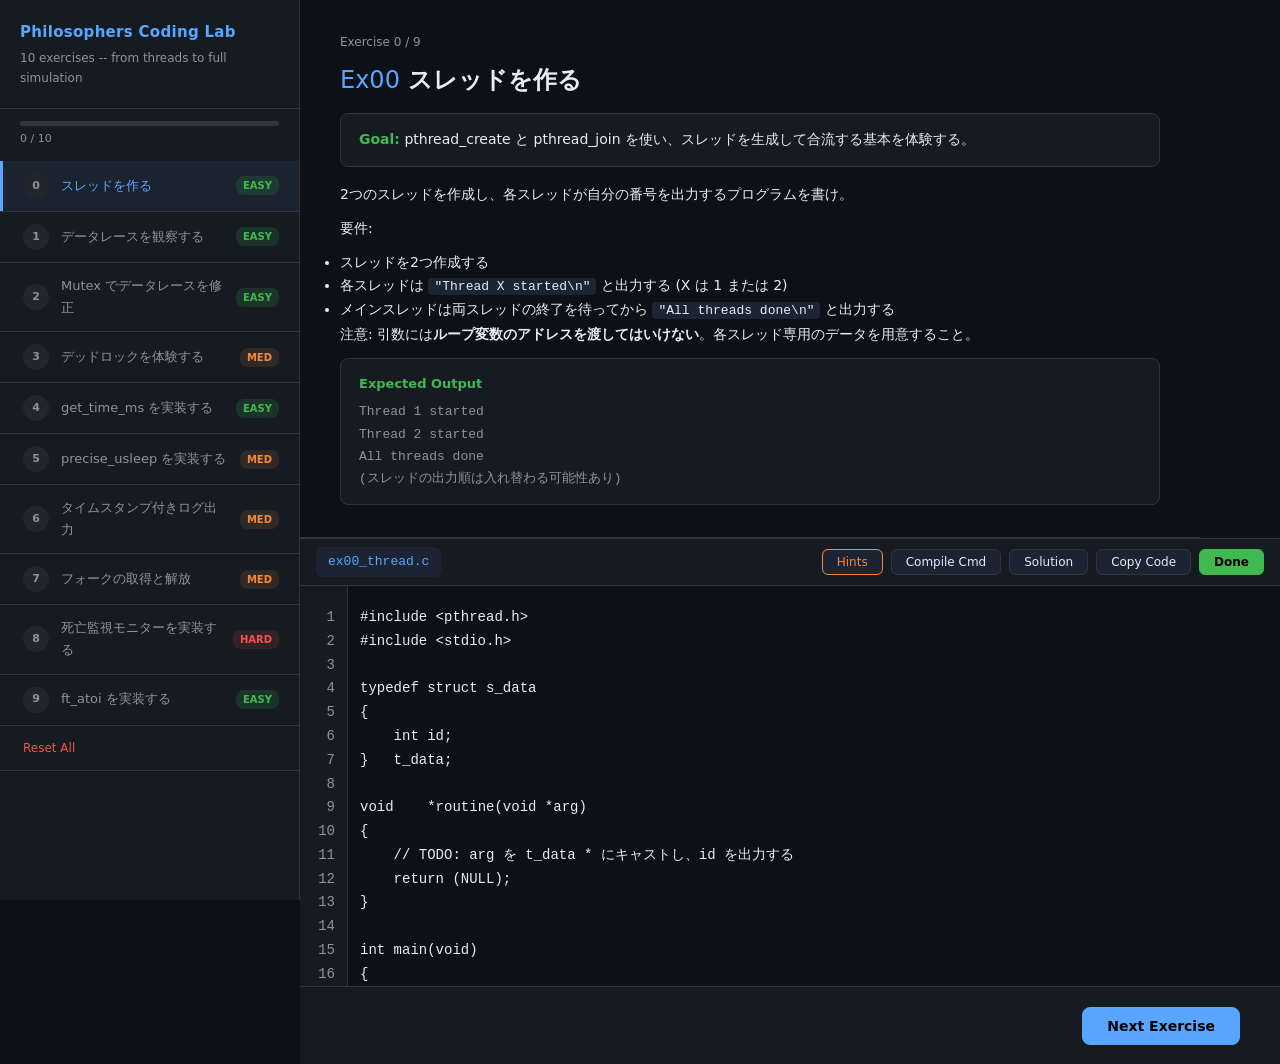
<file: exercises/coding.html>
<!DOCTYPE html>
<html lang="ja">
<head>
<meta charset="UTF-8">
<meta name="viewport" content="width=device-width, initial-scale=1.0">
<title>Philosophers -- Coding Lab</title>
<style>
:root {
  --bg: #0d1117;
  --surface: #161b22;
  --surface2: #1c2333;
  --surface3: #21262d;
  --border: #30363d;
  --text: #e6edf3;
  --text2: #8b949e;
  --accent: #58a6ff;
  --green: #3fb950;
  --orange: #f0883e;
  --red: #f85149;
  --purple: #d2a8ff;
  --yellow: #e3b341;
  --cyan: #79c0ff;
  --font: 'Segoe UI', system-ui, sans-serif;
  --mono: 'Fira Code', 'Cascadia Code', 'JetBrains Mono', 'Source Code Pro', monospace;
}
* { margin: 0; padding: 0; box-sizing: border-box; }
html { scroll-behavior: smooth; }
body { font-family: var(--font); background: var(--bg); color: var(--text); line-height: 1.7; display: flex; min-height: 100vh; }

/* ── Nav ── */
nav {
  width: 300px; min-width: 300px;
  background: var(--surface); border-right: 1px solid var(--border);
  position: fixed; top: 0; left: 0; bottom: 0;
  overflow-y: auto; z-index: 100; transition: transform .3s;
  display: flex; flex-direction: column;
}
nav .logo { padding: 20px; border-bottom: 1px solid var(--border); }
nav .logo h1 { font-size: 15px; color: var(--accent); letter-spacing: .3px; }
nav .logo p { font-size: 12px; color: var(--text2); margin-top: 2px; }
nav .progress-wrap { padding: 12px 20px; }
nav .progress-bar { background: var(--border); border-radius: 4px; height: 5px; overflow: hidden; }
nav .progress-fill { height: 100%; background: var(--green); border-radius: 4px; transition: width .4s; width: 0%; }
nav .progress-label { font-size: 11px; color: var(--text2); margin-top: 4px; }
nav ul { list-style: none; flex: 1; overflow-y: auto; padding-bottom: 40px; }
nav li { border-bottom: 1px solid var(--border); }
nav li a {
  display: flex; align-items: center; gap: 12px;
  padding: 12px 20px; color: var(--text2); text-decoration: none;
  font-size: 13px; transition: all .15s; border-left: 3px solid transparent;
}
nav li a:hover { background: var(--surface2); color: var(--text); }
nav li a.active { color: var(--accent); border-left-color: var(--accent); background: rgba(88,166,255,.06); }
nav li a .step-num {
  background: var(--surface3); color: var(--text2);
  width: 26px; height: 26px; border-radius: 50%;
  display: flex; align-items: center; justify-content: center;
  font-size: 11px; font-weight: 700; flex-shrink: 0;
}
nav li a .step-num.done { background: var(--green); color: #fff; }
nav li a .step-title { flex: 1; }
nav li a .diff {
  font-size: 10px; padding: 1px 7px; border-radius: 8px; font-weight: 600;
}
nav li a .diff.S1 { background: rgba(63,185,80,.15); color: var(--green); }
nav li a .diff.S2 { background: rgba(240,136,62,.12); color: var(--orange); }
nav li a .diff.S3 { background: rgba(248,81,73,.12); color: var(--red); }

.menu-btn {
  display: none; position: fixed; top: 10px; left: 10px; z-index: 200;
  background: var(--surface); border: 1px solid var(--border); color: var(--text);
  width: 38px; height: 38px; border-radius: 8px; font-size: 18px; cursor: pointer;
}

/* ── Main ── */
main { margin-left: 300px; flex: 1; padding: 0; }

.exercise { display: none; animation: fadeIn .25s; }
.exercise.active { display: flex; flex-direction: column; min-height: 100vh; }
@keyframes fadeIn { from { opacity: 0; } }

/* ── Top: Description ── */
.exercise-top {
  padding: 32px 40px;
  border-bottom: 1px solid var(--border);
  max-width: 900px;
}
.exercise-top .breadcrumb { font-size: 12px; color: var(--text2); margin-bottom: 8px; }
.exercise-top h2 { font-size: 24px; margin-bottom: 12px; }
.exercise-top h2 .ex-num { color: var(--accent); font-weight: 400; }
.exercise-top .objective {
  background: var(--surface);
  border: 1px solid var(--border);
  border-radius: 8px;
  padding: 14px 18px;
  font-size: 14px;
  margin-bottom: 16px;
}
.exercise-top .objective b { color: var(--green); }
.exercise-top .desc { font-size: 14px; color: var(--text); }
.exercise-top .desc p { margin-bottom: 10px; }
.exercise-top .desc code {
  background: var(--surface2); padding: 1px 6px; border-radius: 4px;
  font-family: var(--mono); font-size: 13px;
}
.exercise-top .desc pre {
  background: var(--surface); border: 1px solid var(--border);
  border-radius: 8px; padding: 14px; font-family: var(--mono);
  font-size: 13px; overflow-x: auto; margin: 8px 0 12px; line-height: 1.6;
}

.expected-output {
  background: var(--surface); border: 1px solid var(--border); border-radius: 8px;
  padding: 14px 18px; margin-top: 12px;
}
.expected-output h4 { font-size: 13px; color: var(--green); margin-bottom: 6px; }
.expected-output pre {
  font-family: var(--mono); font-size: 13px; color: var(--text2);
  white-space: pre-wrap; margin: 0; background: none; border: none; padding: 0;
}

/* ── Editor Area ── */
.editor-area {
  flex: 1; display: flex; flex-direction: column;
  border-top: 1px solid var(--border);
}
.editor-toolbar {
  display: flex; align-items: center; gap: 8px;
  padding: 8px 16px;
  background: var(--surface);
  border-bottom: 1px solid var(--border);
  flex-wrap: wrap;
}
.editor-toolbar .filename {
  font-family: var(--mono); font-size: 13px; color: var(--accent);
  background: var(--surface2); padding: 4px 12px; border-radius: 6px;
}
.toolbar-btn {
  padding: 5px 14px; border-radius: 6px;
  border: 1px solid var(--border); background: var(--surface2);
  color: var(--text); cursor: pointer; font-size: 12px;
  font-family: var(--font); transition: all .15s;
}
.toolbar-btn:hover { border-color: var(--accent); color: var(--accent); }
.toolbar-btn.primary { background: var(--green); color: #000; border-color: var(--green); font-weight: 600; }
.toolbar-btn.primary:hover { background: #4cc960; }
.toolbar-btn.hint-btn { border-color: var(--orange); color: var(--orange); }
.toolbar-btn.hint-btn:hover { background: rgba(240,136,62,.1); }
.toolbar-spacer { flex: 1; }

.editor-container { flex: 1; display: flex; position: relative; }
textarea.code-editor {
  flex: 1; background: var(--bg); color: var(--text);
  border: none; padding: 20px; padding-left: 60px;
  font-family: var(--mono); font-size: 14px;
  line-height: 1.7; tab-size: 4; resize: none; outline: none;
  min-height: 400px;
}
textarea.code-editor::placeholder { color: var(--surface3); }

.line-numbers {
  position: absolute; left: 0; top: 0; bottom: 0; width: 48px;
  background: var(--surface); border-right: 1px solid var(--border);
  padding: 20px 0; font-family: var(--mono); font-size: 14px;
  line-height: 1.7; color: var(--text2); text-align: right;
  user-select: none; overflow: hidden; pointer-events: none;
}
.line-numbers div { padding-right: 12px; }

/* ── Panels (hints, solution, compile) ── */
.panel {
  display: none; border-top: 1px solid var(--border);
  background: var(--surface); padding: 16px 20px;
  font-size: 14px; max-height: 500px; overflow-y: auto;
}
.panel.visible { display: block; animation: fadeIn .2s; }
.panel h4 { margin-bottom: 8px; }
.panel pre {
  background: var(--bg); border: 1px solid var(--border);
  border-radius: 8px; padding: 14px; font-family: var(--mono);
  font-size: 13px; line-height: 1.6; overflow-x: auto;
  margin: 8px 0;
}
.panel .hint-item {
  padding: 10px 14px; background: var(--surface2);
  border: 1px solid var(--border); border-radius: 8px;
  margin-bottom: 8px; cursor: pointer;
}
.hint-item .hint-label { color: var(--orange); font-weight: 600; font-size: 13px; }
.hint-item .hint-content { display: none; margin-top: 8px; font-size: 13px; line-height: 1.7; }
.hint-item.open .hint-content { display: block; }

.compile-box {
  background: var(--bg); border: 1px solid var(--border); border-radius: 8px;
  padding: 12px 16px; font-family: var(--mono); font-size: 13px;
  margin: 8px 0; display: flex; align-items: center; gap: 10px;
}
.compile-box code { color: var(--cyan); flex: 1; }
.compile-box button {
  background: var(--surface2); border: 1px solid var(--border);
  color: var(--text); padding: 4px 12px; border-radius: 6px;
  cursor: pointer; font-size: 12px;
}
.compile-box button:hover { border-color: var(--accent); }

.solution-code { position: relative; }
.solution-code .copy-btn {
  position: absolute; top: 8px; right: 8px;
  background: var(--surface2); border: 1px solid var(--border);
  color: var(--text2); padding: 3px 10px; border-radius: 6px;
  cursor: pointer; font-size: 11px;
}
.solution-code .copy-btn:hover { color: var(--text); border-color: var(--accent); }

/* ── Nav buttons ── */
.nav-buttons {
  display: flex; gap: 12px; padding: 20px 40px;
  border-top: 1px solid var(--border); background: var(--surface);
}
.nav-btn {
  padding: 10px 24px; border-radius: 8px; border: 1px solid var(--border);
  background: var(--surface2); color: var(--text); cursor: pointer;
  font-size: 14px; font-family: var(--font); transition: all .15s;
}
.nav-btn:hover { border-color: var(--accent); color: var(--accent); }
.nav-btn.next { background: var(--accent); color: #000; border-color: var(--accent); font-weight: 600; margin-left: auto; }
.nav-btn.next:hover { background: #79bbff; }
.nav-btn.done-btn { background: var(--green); color: #000; border-color: var(--green); font-weight: 600; }

/* ── Responsive ── */
@media (max-width: 768px) {
  nav { transform: translateX(-100%); }
  nav.open { transform: translateX(0); }
  .menu-btn { display: flex; align-items: center; justify-content: center; }
  main { margin-left: 0; }
  .exercise-top { padding: 60px 16px 20px; }
  .nav-buttons { padding: 16px; }
}
</style>
</head>
<body>

<button class="menu-btn" onclick="document.querySelector('nav').classList.toggle('open')">&#9776;</button>

<nav>
  <div class="logo">
    <h1>Philosophers Coding Lab</h1>
    <p>10 exercises -- from threads to full simulation</p>
  </div>
  <div class="progress-wrap">
    <div class="progress-bar"><div class="progress-fill" id="pf"></div></div>
    <div class="progress-label" id="pl">0 / 10</div>
  </div>
  <ul id="nav-list"></ul>
</nav>

<main id="main"></main>

<script>
// =========================================================================
//  EXERCISES DATA
// =========================================================================
const EX = [
// ─── Ex 0 ───
{
  title: "スレッドを作る",
  difficulty: 1,
  filename: "ex00_thread.c",
  objective: "pthread_create と pthread_join を使い、スレッドを生成して合流する基本を体験する。",
  description: `<p>2つのスレッドを作成し、各スレッドが自分の番号を出力するプログラムを書け。</p>
<p>要件:</p>
<ul>
  <li>スレッドを2つ作成する</li>
  <li>各スレッドは <code>"Thread X started\\n"</code> と出力する (X は 1 または 2)</li>
  <li>メインスレッドは両スレッドの終了を待ってから <code>"All threads done\\n"</code> と出力する</li>
</ul>
<p>注意: 引数には<b>ループ変数のアドレスを渡してはいけない</b>。各スレッド専用のデータを用意すること。</p>`,
  expectedOutput: `Thread 1 started
Thread 2 started
All threads done
(スレッドの出力順は入れ替わる可能性あり)`,
  starterCode: `#include <pthread.h>
#include <stdio.h>

typedef struct s_data
{
\tint\tid;
}\tt_data;

void\t*routine(void *arg)
{
\t// TODO: arg を t_data * にキャストし、id を出力する
\treturn (NULL);
}

int\tmain(void)
{
\tpthread_t\tthreads[2];
\tt_data\t\tdata[2];
\tint\t\t\ti;

\t// TODO: data[i].id を設定し、pthread_create でスレッド生成
\ti = 0;
\twhile (i < 2)
\t{

\t\ti++;
\t}
\t// TODO: pthread_join で全スレッドの終了を待つ
\ti = 0;
\twhile (i < 2)
\t{

\t\ti++;
\t}
\tprintf("All threads done\\n");
\treturn (0);
}`,
  hints: [
    { label: "Hint 1: pthread_create の引数", content: "<code>pthread_create(&threads[i], NULL, routine, &data[i])</code><br>第4引数で各スレッド専用の構造体のアドレスを渡す。" },
    { label: "Hint 2: routine 内のキャスト", content: "<code>t_data *d = (t_data *)arg;</code><br><code>printf(\"Thread %d started\\n\", d->id);</code>" }
  ],
  solution: `#include <pthread.h>
#include <stdio.h>

typedef struct s_data
{
\tint\tid;
}\tt_data;

void\t*routine(void *arg)
{
\tt_data\t*d;

\td = (t_data *)arg;
\tprintf("Thread %d started\\n", d->id);
\treturn (NULL);
}

int\tmain(void)
{
\tpthread_t\tthreads[2];
\tt_data\t\tdata[2];
\tint\t\t\ti;

\ti = 0;
\twhile (i < 2)
\t{
\t\tdata[i].id = i + 1;
\t\tpthread_create(&threads[i], NULL, routine, &data[i]);
\t\ti++;
\t}
\ti = 0;
\twhile (i < 2)
\t{
\t\tpthread_join(threads[i], NULL);
\t\ti++;
\t}
\tprintf("All threads done\\n");
\treturn (0);
}`,
  compileCmd: "cc -Wall -Wextra -Werror -o ex00 ex00_thread.c -lpthread && ./ex00"
},
// ─── Ex 1 ───
{
  title: "データレースを観察する",
  difficulty: 1,
  filename: "ex01_race.c",
  objective: "mutex なしで共有変数にアクセスし、データレースの影響を実際に確認する。",
  description: `<p>2つのスレッドが同じカウンタを 1,000,000 回ずつインクリメントするプログラムを書け。</p>
<p>要件:</p>
<ul>
  <li>グローバル変数 <code>counter</code> を 0 で初期化</li>
  <li>2スレッドがそれぞれ 1,000,000 回 <code>counter++</code> する</li>
  <li>メインスレッドが最終値を出力する</li>
  <li><b>mutex は使わない</b> (データレースを意図的に起こす)</li>
</ul>
<p>期待: 正しければ 2,000,000 になるはずだが、データレースにより<b>毎回異なる値</b>が出る。</p>`,
  expectedOutput: `Counter = 1532847  (実行するたびに値が変わる。2000000 にならない)`,
  starterCode: `#include <pthread.h>
#include <stdio.h>

int\tcounter = 0;

void\t*increment(void *arg)
{
\tint\ti;

\t(void)arg;
\ti = 0;
\twhile (i < 1000000)
\t{
\t\t// TODO: counter をインクリメント
\t\ti++;
\t}
\treturn (NULL);
}

int\tmain(void)
{
\tpthread_t\tt1;
\tpthread_t\tt2;

\t// TODO: 2つのスレッドを作成して join し、counter を出力
\tprintf("Counter = %d\\n", counter);
\treturn (0);
}`,
  hints: [
    { label: "Hint 1: 何度も実行してみる", content: "コンパイルして5回ほど実行してみよう。毎回異なる値が出るはず。<br><code>for i in $(seq 1 5); do ./ex01; done</code>" },
    { label: "Hint 2: TSan で確認", content: "<code>cc -fsanitize=thread -g -o ex01 ex01_race.c -lpthread</code><br>で実行すると WARNING が出る。これがデータレース。" }
  ],
  solution: `#include <pthread.h>
#include <stdio.h>

int\tcounter = 0;

void\t*increment(void *arg)
{
\tint\ti;

\t(void)arg;
\ti = 0;
\twhile (i < 1000000)
\t{
\t\tcounter++;
\t\ti++;
\t}
\treturn (NULL);
}

int\tmain(void)
{
\tpthread_t\tt1;
\tpthread_t\tt2;

\tpthread_create(&t1, NULL, increment, NULL);
\tpthread_create(&t2, NULL, increment, NULL);
\tpthread_join(t1, NULL);
\tpthread_join(t2, NULL);
\tprintf("Counter = %d\\n", counter);
\treturn (0);
}`,
  compileCmd: "cc -Wall -Wextra -Werror -o ex01 ex01_race.c -lpthread && for i in $(seq 1 5); do ./ex01; done"
},
// ─── Ex 2 ───
{
  title: "Mutex でデータレースを修正",
  difficulty: 1,
  filename: "ex02_mutex.c",
  objective: "Ex01 のデータレースを mutex で保護し、正しい結果 (2,000,000) を毎回得る。",
  description: `<p>Ex01 のプログラムに mutex を追加して、<code>counter</code> が正確に 2,000,000 になるようにせよ。</p>
<p>要件:</p>
<ul>
  <li><code>pthread_mutex_t</code> を宣言し、<code>init</code> / <code>destroy</code> する</li>
  <li><code>counter++</code> の前後で <code>lock</code> / <code>unlock</code> する</li>
  <li>mutex のポインタをスレッドに渡す (グローバル変数は使わない方がよい練習)</li>
</ul>`,
  expectedOutput: `Counter = 2000000  (毎回同じ値)`,
  starterCode: `#include <pthread.h>
#include <stdio.h>

typedef struct s_data
{
\tint\t\t\t\t*counter;
\tpthread_mutex_t\t*mutex;
}\tt_data;

void\t*increment(void *arg)
{
\tt_data\t*d;
\tint\t\ti;

\td = (t_data *)arg;
\ti = 0;
\twhile (i < 1000000)
\t{
\t\t// TODO: mutex で保護しながら counter をインクリメント
\t\ti++;
\t}
\treturn (NULL);
}

int\tmain(void)
{
\tpthread_t\t\tthreads[2];
\tpthread_mutex_t\tmutex;
\tint\t\t\t\tcounter;
\tt_data\t\t\tdata[2];
\tint\t\t\t\ti;

\tcounter = 0;
\t// TODO: mutex を初期化
\t// TODO: data[i] に counter と mutex のポインタを設定
\t// TODO: スレッド2つ生成、join、結果表示、mutex 破棄
\tprintf("Counter = %d\\n", counter);
\treturn (0);
}`,
  hints: [
    { label: "Hint 1: mutex の初期化", content: "<code>pthread_mutex_init(&mutex, NULL);</code>" },
    { label: "Hint 2: ロックの位置", content: "<pre>pthread_mutex_lock(d->mutex);\n(*(d->counter))++;\npthread_mutex_unlock(d->mutex);</pre>" },
    { label: "Hint 3: data の設定", content: "<pre>data[i].counter = &counter;\ndata[i].mutex = &mutex;</pre>" }
  ],
  solution: `#include <pthread.h>
#include <stdio.h>

typedef struct s_data
{
\tint\t\t\t\t*counter;
\tpthread_mutex_t\t*mutex;
}\tt_data;

void\t*increment(void *arg)
{
\tt_data\t*d;
\tint\t\ti;

\td = (t_data *)arg;
\ti = 0;
\twhile (i < 1000000)
\t{
\t\tpthread_mutex_lock(d->mutex);
\t\t(*(d->counter))++;
\t\tpthread_mutex_unlock(d->mutex);
\t\ti++;
\t}
\treturn (NULL);
}

int\tmain(void)
{
\tpthread_t\t\tthreads[2];
\tpthread_mutex_t\tmutex;
\tint\t\t\t\tcounter;
\tt_data\t\t\tdata[2];
\tint\t\t\t\ti;

\tcounter = 0;
\tpthread_mutex_init(&mutex, NULL);
\ti = 0;
\twhile (i < 2)
\t{
\t\tdata[i].counter = &counter;
\t\tdata[i].mutex = &mutex;
\t\tpthread_create(&threads[i], NULL, increment, &data[i]);
\t\ti++;
\t}
\ti = 0;
\twhile (i < 2)
\t{
\t\tpthread_join(threads[i], NULL);
\t\ti++;
\t}
\tprintf("Counter = %d\\n", counter);
\tpthread_mutex_destroy(&mutex);
\treturn (0);
}`,
  compileCmd: "cc -Wall -Wextra -Werror -o ex02 ex02_mutex.c -lpthread && for i in $(seq 1 5); do ./ex02; done"
},
// ─── Ex 3 ───
{
  title: "デッドロックを体験する",
  difficulty: 2,
  filename: "ex03_deadlock.c",
  objective: "2つの mutex を逆順に lock してデッドロックを意図的に発生させ、その後修正する。",
  description: `<p>2つのスレッドが2つの mutex をロックするプログラムを書け。</p>
<p><b>Step 1 (デッドロック版):</b></p>
<ul>
  <li>スレッド1: mutex_a をロック → mutex_b をロック</li>
  <li>スレッド2: mutex_b をロック → mutex_a をロック</li>
  <li>実行するとプログラムが停止する (デッドロック)</li>
</ul>
<p><b>Step 2 (修正版):</b></p>
<ul>
  <li>両スレッドとも mutex_a → mutex_b の順でロックする (リソース順序付け)</li>
  <li>プログラムが正常に終了する</li>
</ul>
<p>まずデッドロック版を書いて体験し、その後修正せよ。</p>`,
  expectedOutput: `=== デッドロック版 ===
(プログラムがハングする。Ctrl+C で停止)

=== 修正版 ===
Thread 1: locked both
Thread 2: locked both
Done`,
  starterCode: `#include <pthread.h>
#include <stdio.h>
#include <unistd.h>

pthread_mutex_t\tmutex_a;
pthread_mutex_t\tmutex_b;

void\t*thread1_routine(void *arg)
{
\t(void)arg;
\t// TODO: mutex_a -> mutex_b の順でロック (正しい順序)
\tprintf("Thread 1: locked both\\n");
\t// TODO: 両方アンロック
\treturn (NULL);
}

void\t*thread2_routine(void *arg)
{
\t(void)arg;
\t// Step 1: mutex_b -> mutex_a (デッドロック!)
\t// Step 2: mutex_a -> mutex_b (修正版)
\tprintf("Thread 2: locked both\\n");
\t// TODO: 両方アンロック
\treturn (NULL);
}

int\tmain(void)
{
\tpthread_t\tt1;
\tpthread_t\tt2;

\tpthread_mutex_init(&mutex_a, NULL);
\tpthread_mutex_init(&mutex_b, NULL);
\t// TODO: スレッド生成、join
\tprintf("Done\\n");
\tpthread_mutex_destroy(&mutex_a);
\tpthread_mutex_destroy(&mutex_b);
\treturn (0);
}`,
  hints: [
    { label: "Hint 1: デッドロック版", content: "スレッド2で <code>pthread_mutex_lock(&mutex_b); usleep(100); pthread_mutex_lock(&mutex_a);</code> とする。<br>usleep を入れるとデッドロック再現率が上がる。" },
    { label: "Hint 2: なぜ停止するか", content: "スレッド1が mutex_a を持ち mutex_b を待つ。スレッド2が mutex_b を持ち mutex_a を待つ。<br>互いに相手の解放を待ち、永久に進まない。" },
    { label: "Hint 3: 修正方法", content: "両方のスレッドで <b>mutex_a → mutex_b</b> の順に lock する。<br>順序を統一すれば循環待ちが起きない。" }
  ],
  solution: `#include <pthread.h>
#include <stdio.h>
#include <unistd.h>

pthread_mutex_t\tmutex_a;
pthread_mutex_t\tmutex_b;

void\t*thread1_routine(void *arg)
{
\t(void)arg;
\tpthread_mutex_lock(&mutex_a);
\tusleep(1000);
\tpthread_mutex_lock(&mutex_b);
\tprintf("Thread 1: locked both\\n");
\tpthread_mutex_unlock(&mutex_b);
\tpthread_mutex_unlock(&mutex_a);
\treturn (NULL);
}

void\t*thread2_routine(void *arg)
{
\t(void)arg;
\t// 修正版: mutex_a -> mutex_b の順 (thread1 と同じ)
\tpthread_mutex_lock(&mutex_a);
\tusleep(1000);
\tpthread_mutex_lock(&mutex_b);
\tprintf("Thread 2: locked both\\n");
\tpthread_mutex_unlock(&mutex_b);
\tpthread_mutex_unlock(&mutex_a);
\treturn (NULL);
}

int\tmain(void)
{
\tpthread_t\tt1;
\tpthread_t\tt2;

\tpthread_mutex_init(&mutex_a, NULL);
\tpthread_mutex_init(&mutex_b, NULL);
\tpthread_create(&t1, NULL, thread1_routine, NULL);
\tpthread_create(&t2, NULL, thread2_routine, NULL);
\tpthread_join(t1, NULL);
\tpthread_join(t2, NULL);
\tprintf("Done\\n");
\tpthread_mutex_destroy(&mutex_a);
\tpthread_mutex_destroy(&mutex_b);
\treturn (0);
}`,
  compileCmd: "cc -Wall -Wextra -Werror -o ex03 ex03_deadlock.c -lpthread && timeout 3 ./ex03 || echo 'DEADLOCK (timed out)'"
},
// ─── Ex 4 ───
{
  title: "get_time_ms を実装する",
  difficulty: 1,
  filename: "ex04_time.c",
  objective: "gettimeofday を使ってミリ秒単位のタイムスタンプを取得する関数を書く。",
  description: `<p>Philosophers 課題で頻出する <code>get_time_ms()</code> を実装せよ。</p>
<p>要件:</p>
<ul>
  <li><code>gettimeofday</code> を使い、現在時刻をミリ秒 (long long) で返す</li>
  <li>テスト: 2回呼び出しの間に <code>usleep(100000)</code> (100ms) を入れ、差が約100msであることを確認</li>
</ul>`,
  expectedOutput: `Start: 1711000000500
End:   1711000000600
Elapsed: 100 ms (約100msであれば正解)`,
  starterCode: `#include <stdio.h>
#include <sys/time.h>
#include <unistd.h>

long long\tget_time_ms(void)
{
\tstruct timeval\ttv;

\t// TODO: gettimeofday で時刻を取得し、ミリ秒に変換して返す
\treturn (0);
}

int\tmain(void)
{
\tlong long\tstart;
\tlong long\tend;

\tstart = get_time_ms();
\tusleep(100000);
\tend = get_time_ms();
\tprintf("Start: %lld\\n", start);
\tprintf("End:   %lld\\n", end);
\tprintf("Elapsed: %lld ms\\n", end - start);
\treturn (0);
}`,
  hints: [
    { label: "Hint 1: 変換式", content: "1秒 = 1000 ミリ秒, 1マイクロ秒 = 0.001 ミリ秒<br><code>tv.tv_sec * 1000 + tv.tv_usec / 1000</code>" },
    { label: "Hint 2: キャスト", content: "<code>tv.tv_sec</code> は <code>time_t</code> (通常32bitまたは64bit)。<br><code>(long long)tv.tv_sec * 1000</code> とキャストしないとオーバーフローする可能性がある。" }
  ],
  solution: `#include <stdio.h>
#include <sys/time.h>
#include <unistd.h>

long long\tget_time_ms(void)
{
\tstruct timeval\ttv;

\tgettimeofday(&tv, NULL);
\treturn ((long long)tv.tv_sec * 1000 + tv.tv_usec / 1000);
}

int\tmain(void)
{
\tlong long\tstart;
\tlong long\tend;

\tstart = get_time_ms();
\tusleep(100000);
\tend = get_time_ms();
\tprintf("Start: %lld\\n", start);
\tprintf("End:   %lld\\n", end);
\tprintf("Elapsed: %lld ms\\n", end - start);
\treturn (0);
}`,
  compileCmd: "cc -Wall -Wextra -Werror -o ex04 ex04_time.c && ./ex04"
},
// ─── Ex 5 ───
{
  title: "precise_usleep を実装する",
  difficulty: 2,
  filename: "ex05_precise_sleep.c",
  objective: "usleep の精度問題を理解し、ビジーウェイト方式の精密スリープを実装する。",
  description: `<p><code>usleep</code> の誤差を検証し、<code>precise_usleep</code> を実装せよ。</p>
<p>要件:</p>
<ul>
  <li><code>usleep(200000)</code> (200ms) の実際の経過時間を計測して表示</li>
  <li><code>precise_usleep(200)</code> の実際の経過時間を計測して表示</li>
  <li>5回ずつ実行して誤差を比較する</li>
</ul>
<p><code>precise_usleep</code> の仕組み: <code>usleep(500)</code> を繰り返しながら <code>get_time_ms()</code> で実際の経過時間をチェックし、指定時間を過ぎたらループを抜ける。</p>`,
  expectedOutput: `--- usleep(200000) ---
Trial 1: 200 ms (誤差 0ms)
Trial 2: 201 ms (誤差 1ms)
...
--- precise_usleep(200) ---
Trial 1: 200 ms (誤差 0ms)
Trial 2: 200 ms (誤差 0ms)
...`,
  starterCode: `#include <stdio.h>
#include <sys/time.h>
#include <unistd.h>

long long\tget_time_ms(void)
{
\tstruct timeval\ttv;

\tgettimeofday(&tv, NULL);
\treturn ((long long)tv.tv_sec * 1000 + tv.tv_usec / 1000);
}

void\tprecise_usleep(long long ms)
{
\t// TODO: ビジーウェイト方式の精密スリープを実装
}

int\tmain(void)
{
\tlong long\tstart;
\tlong long\telapsed;
\tint\t\t\ti;

\tprintf("--- usleep(200000) ---\\n");
\ti = 0;
\twhile (i < 5)
\t{
\t\tstart = get_time_ms();
\t\tusleep(200000);
\t\telapsed = get_time_ms() - start;
\t\tprintf("Trial %d: %lld ms (error %lldms)\\n",
\t\t\ti + 1, elapsed, elapsed - 200);
\t\ti++;
\t}
\tprintf("--- precise_usleep(200) ---\\n");
\ti = 0;
\twhile (i < 5)
\t{
\t\tstart = get_time_ms();
\t\tprecise_usleep(200);
\t\telapsed = get_time_ms() - start;
\t\tprintf("Trial %d: %lld ms (error %lldms)\\n",
\t\t\ti + 1, elapsed, elapsed - 200);
\t\ti++;
\t}
\treturn (0);
}`,
  hints: [
    { label: "Hint 1: ループ構造", content: "<pre>long long start = get_time_ms();\nwhile (get_time_ms() - start < ms)\n    usleep(500);</pre>" },
    { label: "Hint 2: usleep(500) の理由", content: "0.5ms 刻みでチェックすることで、最大誤差を ~1ms に抑えつつ CPU 負荷も抑える。<br>usleep(100) だと精度は高いが CPU を食う。usleep(1000) だと誤差が 1ms 以上出る。" }
  ],
  solution: `#include <stdio.h>
#include <sys/time.h>
#include <unistd.h>

long long\tget_time_ms(void)
{
\tstruct timeval\ttv;

\tgettimeofday(&tv, NULL);
\treturn ((long long)tv.tv_sec * 1000 + tv.tv_usec / 1000);
}

void\tprecise_usleep(long long ms)
{
\tlong long\tstart;

\tstart = get_time_ms();
\twhile (get_time_ms() - start < ms)
\t\tusleep(500);
}

int\tmain(void)
{
\tlong long\tstart;
\tlong long\telapsed;
\tint\t\t\ti;

\tprintf("--- usleep(200000) ---\\n");
\ti = 0;
\twhile (i < 5)
\t{
\t\tstart = get_time_ms();
\t\tusleep(200000);
\t\telapsed = get_time_ms() - start;
\t\tprintf("Trial %d: %lld ms (error %lldms)\\n",
\t\t\ti + 1, elapsed, elapsed - 200);
\t\ti++;
\t}
\tprintf("--- precise_usleep(200) ---\\n");
\ti = 0;
\twhile (i < 5)
\t{
\t\tstart = get_time_ms();
\t\tprecise_usleep(200);
\t\telapsed = get_time_ms() - start;
\t\tprintf("Trial %d: %lld ms (error %lldms)\\n",
\t\t\ti + 1, elapsed, elapsed - 200);
\t\ti++;
\t}
\treturn (0);
}`,
  compileCmd: "cc -Wall -Wextra -Werror -o ex05 ex05_precise_sleep.c && ./ex05"
},
// ─── Ex 6 ───
{
  title: "タイムスタンプ付きログ出力",
  difficulty: 2,
  filename: "ex06_log.c",
  objective: "複数スレッドからの出力をmutexで保護し、タイムスタンプ付きのログ出力を実装する。",
  description: `<p>Philosophers のログ出力を模倣するプログラムを書け。</p>
<p>要件:</p>
<ul>
  <li>3つのスレッドが、それぞれ <code>"timestamp_ms id message"</code> の形式で出力</li>
  <li>タイムスタンプはプログラム開始からの経過ミリ秒</li>
  <li><code>print_mutex</code> でメッセージが混ざらないよう保護</li>
  <li>各スレッドは 100ms 間隔で 3 回メッセージを出力</li>
</ul>
<pre>出力形式: "timestamp id message\\n"
例: "0 1 is thinking"
    "100 1 is eating"</pre>`,
  expectedOutput: `0 1 is thinking
0 2 is thinking
0 3 is thinking
100 1 is eating
100 2 is eating
...
(タイムスタンプ付き、メッセージが混ざらない)`,
  starterCode: `#include <pthread.h>
#include <stdio.h>
#include <sys/time.h>
#include <unistd.h>

typedef struct s_data
{
\tint\t\t\t\tid;
\tlong long\t\tstart_time;
\tpthread_mutex_t\t*print_mutex;
}\tt_data;

long long\tget_time_ms(void)
{
\tstruct timeval\ttv;

\tgettimeofday(&tv, NULL);
\treturn ((long long)tv.tv_sec * 1000 + tv.tv_usec / 1000);
}

void\tprint_log(t_data *d, const char *msg)
{
\t// TODO: print_mutex でロック → タイムスタンプ計算 → printf → アンロック
}

void\t*routine(void *arg)
{
\tt_data\t\t*d;
\tconst char\t*msgs[3];
\tint\t\t\ti;

\td = (t_data *)arg;
\tmsgs[0] = "is thinking";
\tmsgs[1] = "is eating";
\tmsgs[2] = "is sleeping";
\ti = 0;
\twhile (i < 3)
\t{
\t\tprint_log(d, msgs[i]);
\t\tusleep(100000);
\t\ti++;
\t}
\treturn (NULL);
}

int\tmain(void)
{
\tpthread_t\t\tthreads[3];
\tpthread_mutex_t\tprint_mutex;
\tt_data\t\t\tdata[3];
\tlong long\t\tstart;
\tint\t\t\t\ti;

\tpthread_mutex_init(&print_mutex, NULL);
\tstart = get_time_ms();
\ti = 0;
\twhile (i < 3)
\t{
\t\tdata[i].id = i + 1;
\t\tdata[i].start_time = start;
\t\tdata[i].print_mutex = &print_mutex;
\t\tpthread_create(&threads[i], NULL, routine, &data[i]);
\t\ti++;
\t}
\ti = 0;
\twhile (i < 3)
\t\tpthread_join(threads[i++], NULL);
\tpthread_mutex_destroy(&print_mutex);
\treturn (0);
}`,
  hints: [
    { label: "Hint 1: print_log の構造", content: "<pre>pthread_mutex_lock(d->print_mutex);\nprintf(\"%lld %d %s\\n\",\n    get_time_ms() - d->start_time, d->id, msg);\npthread_mutex_unlock(d->print_mutex);</pre>" }
  ],
  solution: `#include <pthread.h>
#include <stdio.h>
#include <sys/time.h>
#include <unistd.h>

typedef struct s_data
{
\tint\t\t\t\tid;
\tlong long\t\tstart_time;
\tpthread_mutex_t\t*print_mutex;
}\tt_data;

long long\tget_time_ms(void)
{
\tstruct timeval\ttv;

\tgettimeofday(&tv, NULL);
\treturn ((long long)tv.tv_sec * 1000 + tv.tv_usec / 1000);
}

void\tprint_log(t_data *d, const char *msg)
{
\tlong long\tts;

\tpthread_mutex_lock(d->print_mutex);
\tts = get_time_ms() - d->start_time;
\tprintf("%lld %d %s\\n", ts, d->id, msg);
\tpthread_mutex_unlock(d->print_mutex);
}

void\t*routine(void *arg)
{
\tt_data\t\t*d;
\tconst char\t*msgs[3];
\tint\t\t\ti;

\td = (t_data *)arg;
\tmsgs[0] = "is thinking";
\tmsgs[1] = "is eating";
\tmsgs[2] = "is sleeping";
\ti = 0;
\twhile (i < 3)
\t{
\t\tprint_log(d, msgs[i]);
\t\tusleep(100000);
\t\ti++;
\t}
\treturn (NULL);
}

int\tmain(void)
{
\tpthread_t\t\tthreads[3];
\tpthread_mutex_t\tprint_mutex;
\tt_data\t\t\tdata[3];
\tlong long\t\tstart;
\tint\t\t\t\ti;

\tpthread_mutex_init(&print_mutex, NULL);
\tstart = get_time_ms();
\ti = 0;
\twhile (i < 3)
\t{
\t\tdata[i].id = i + 1;
\t\tdata[i].start_time = start;
\t\tdata[i].print_mutex = &print_mutex;
\t\tpthread_create(&threads[i], NULL, routine, &data[i]);
\t\ti++;
\t}
\ti = 0;
\twhile (i < 3)
\t\tpthread_join(threads[i++], NULL);
\tpthread_mutex_destroy(&print_mutex);
\treturn (0);
}`,
  compileCmd: "cc -Wall -Wextra -Werror -o ex06 ex06_log.c -lpthread && ./ex06"
},
// ─── Ex 7 ───
{
  title: "フォークの取得と解放",
  difficulty: 2,
  filename: "ex07_forks.c",
  objective: "2人の哲学者によるフォーク取得・食事・解放のサイクルを実装する。デッドロック回避を含む。",
  description: `<p>2人の哲学者と2本のフォークでシミュレーションを行え。</p>
<p>要件:</p>
<ul>
  <li>フォーク2本を <code>pthread_mutex_t forks[2]</code> で表現</li>
  <li>哲学者1: left=fork[0], right=fork[1]</li>
  <li>哲学者2: left=fork[1], right=fork[0]</li>
  <li>偶数/奇数でフォーク取得順を変え、デッドロックを回避</li>
  <li>各哲学者が3回食事したら終了</li>
  <li>タイムスタンプ付きで <code>"ts id has taken a fork"</code>, <code>"ts id is eating"</code> を出力</li>
</ul>`,
  expectedOutput: `0 1 has taken a fork
0 1 has taken a fork
0 1 is eating
200 1 is sleeping
200 2 has taken a fork
200 2 has taken a fork
200 2 is eating
...`,
  starterCode: `#include <pthread.h>
#include <stdio.h>
#include <string.h>
#include <sys/time.h>
#include <unistd.h>

typedef struct s_philo
{
\tint\t\t\t\tid;
\tint\t\t\t\teat_count;
\tpthread_mutex_t\t*left_fork;
\tpthread_mutex_t\t*right_fork;
\tpthread_mutex_t\t*print_mutex;
\tlong long\t\tstart_time;
}\tt_philo;

long long\tget_time_ms(void)
{
\tstruct timeval\ttv;
\tgettimeofday(&tv, NULL);
\treturn ((long long)tv.tv_sec * 1000 + tv.tv_usec / 1000);
}

void\tprecise_usleep(long long ms)
{
\tlong long\ts;
\ts = get_time_ms();
\twhile (get_time_ms() - s < ms)
\t\tusleep(500);
}

void\tprint_status(t_philo *p, const char *msg)
{
\tpthread_mutex_lock(p->print_mutex);
\tprintf("%lld %d %s\\n", get_time_ms() - p->start_time, p->id, msg);
\tpthread_mutex_unlock(p->print_mutex);
}

void\t*philosopher(void *arg)
{
\tt_philo\t*p;

\tp = (t_philo *)arg;
\tif (p->id % 2 == 0)
\t\tusleep(1000);
\twhile (p->eat_count < 3)
\t{
\t\t// TODO: フォーク取得 (偶数/奇数でロック順を変える)
\t\t// TODO: "has taken a fork" x2, "is eating" を出力
\t\t// TODO: precise_usleep(200) で食事
\t\t// TODO: eat_count++
\t\t// TODO: フォーク解放
\t\t// TODO: "is sleeping" を出力、precise_usleep(200)
\t}
\treturn (NULL);
}

int\tmain(void)
{
\tpthread_t\t\tthreads[2];
\tpthread_mutex_t\tforks[2];
\tpthread_mutex_t\tprint_mutex;
\tt_philo\t\t\tphilos[2];
\tlong long\t\tstart;
\tint\t\t\t\ti;

\tpthread_mutex_init(&forks[0], NULL);
\tpthread_mutex_init(&forks[1], NULL);
\tpthread_mutex_init(&print_mutex, NULL);
\tstart = get_time_ms();
\tphilos[0] = (t_philo){1, 0, &forks[0], &forks[1], &print_mutex, start};
\tphilos[1] = (t_philo){2, 0, &forks[1], &forks[0], &print_mutex, start};
\ti = -1;
\twhile (++i < 2)
\t\tpthread_create(&threads[i], NULL, philosopher, &philos[i]);
\ti = -1;
\twhile (++i < 2)
\t\tpthread_join(threads[i], NULL);
\tpthread_mutex_destroy(&forks[0]);
\tpthread_mutex_destroy(&forks[1]);
\tpthread_mutex_destroy(&print_mutex);
\treturn (0);
}`,
  hints: [
    { label: "Hint 1: フォーク取得順", content: "奇数: left→right、偶数: right→left<pre>if (p->id % 2 == 0)\n{\n    pthread_mutex_lock(p->right_fork);\n    print_status(p, \"has taken a fork\");\n    pthread_mutex_lock(p->left_fork);\n    print_status(p, \"has taken a fork\");\n}\nelse { /* left→right */ }</pre>" },
    { label: "Hint 2: 食事→睡眠", content: "<pre>print_status(p, \"is eating\");\nprecise_usleep(200);\np->eat_count++;\npthread_mutex_unlock(p->left_fork);\npthread_mutex_unlock(p->right_fork);\nprint_status(p, \"is sleeping\");\nprecise_usleep(200);</pre>" }
  ],
  solution: `#include <pthread.h>
#include <stdio.h>
#include <string.h>
#include <sys/time.h>
#include <unistd.h>

typedef struct s_philo
{
\tint\t\t\t\tid;
\tint\t\t\t\teat_count;
\tpthread_mutex_t\t*left_fork;
\tpthread_mutex_t\t*right_fork;
\tpthread_mutex_t\t*print_mutex;
\tlong long\t\tstart_time;
}\tt_philo;

long long\tget_time_ms(void)
{
\tstruct timeval\ttv;
\tgettimeofday(&tv, NULL);
\treturn ((long long)tv.tv_sec * 1000 + tv.tv_usec / 1000);
}

void\tprecise_usleep(long long ms)
{
\tlong long\ts;
\ts = get_time_ms();
\twhile (get_time_ms() - s < ms)
\t\tusleep(500);
}

void\tprint_status(t_philo *p, const char *msg)
{
\tpthread_mutex_lock(p->print_mutex);
\tprintf("%lld %d %s\\n", get_time_ms() - p->start_time, p->id, msg);
\tpthread_mutex_unlock(p->print_mutex);
}

void\ttake_forks(t_philo *p)
{
\tif (p->id % 2 == 0)
\t{
\t\tpthread_mutex_lock(p->right_fork);
\t\tprint_status(p, "has taken a fork");
\t\tpthread_mutex_lock(p->left_fork);
\t\tprint_status(p, "has taken a fork");
\t}
\telse
\t{
\t\tpthread_mutex_lock(p->left_fork);
\t\tprint_status(p, "has taken a fork");
\t\tpthread_mutex_lock(p->right_fork);
\t\tprint_status(p, "has taken a fork");
\t}
}

void\t*philosopher(void *arg)
{
\tt_philo\t*p;

\tp = (t_philo *)arg;
\tif (p->id % 2 == 0)
\t\tusleep(1000);
\twhile (p->eat_count < 3)
\t{
\t\ttake_forks(p);
\t\tprint_status(p, "is eating");
\t\tprecise_usleep(200);
\t\tp->eat_count++;
\t\tpthread_mutex_unlock(p->left_fork);
\t\tpthread_mutex_unlock(p->right_fork);
\t\tprint_status(p, "is sleeping");
\t\tprecise_usleep(200);
\t}
\treturn (NULL);
}

int\tmain(void)
{
\tpthread_t\t\tthreads[2];
\tpthread_mutex_t\tforks[2];
\tpthread_mutex_t\tprint_mutex;
\tt_philo\t\t\tphilos[2];
\tlong long\t\tstart;
\tint\t\t\t\ti;

\tpthread_mutex_init(&forks[0], NULL);
\tpthread_mutex_init(&forks[1], NULL);
\tpthread_mutex_init(&print_mutex, NULL);
\tstart = get_time_ms();
\tphilos[0] = (t_philo){1, 0, &forks[0], &forks[1], &print_mutex, start};
\tphilos[1] = (t_philo){2, 0, &forks[1], &forks[0], &print_mutex, start};
\ti = -1;
\twhile (++i < 2)
\t\tpthread_create(&threads[i], NULL, philosopher, &philos[i]);
\ti = -1;
\twhile (++i < 2)
\t\tpthread_join(threads[i], NULL);
\tpthread_mutex_destroy(&forks[0]);
\tpthread_mutex_destroy(&forks[1]);
\tpthread_mutex_destroy(&print_mutex);
\treturn (0);
}`,
  compileCmd: "cc -Wall -Wextra -Werror -o ex07 ex07_forks.c -lpthread && ./ex07"
},
// ─── Ex 8 ───
{
  title: "死亡監視モニターを実装する",
  difficulty: 3,
  filename: "ex08_monitor.c",
  objective: "メインスレッドから哲学者の死亡を監視し、time_to_die を超えたら停止するロジックを書く。",
  description: `<p>哲学者2人のシミュレーションに死亡監視を追加せよ。</p>
<p>要件:</p>
<ul>
  <li><code>last_meal_time</code> を mutex で保護しつつ管理</li>
  <li>メインスレッドでモニタリングループを回す</li>
  <li><code>get_time_ms() - last_meal_time > time_to_die</code> で死亡判定</li>
  <li><code>someone_died</code> フラグを立て、全スレッドを停止させる</li>
  <li>テスト: <code>time_to_die=300, time_to_eat=200, time_to_sleep=200</code> で死亡を確認</li>
</ul>`,
  expectedOutput: `0 1 has taken a fork
0 1 has taken a fork
0 1 is eating
200 1 is sleeping
200 2 has taken a fork
...
~300 X died`,
  starterCode: `#include <pthread.h>
#include <stdio.h>
#include <sys/time.h>
#include <unistd.h>

typedef struct s_data\tt_data;

typedef struct s_philo
{
\tint\t\t\t\tid;
\tlong long\t\tlast_meal_time;
\tpthread_mutex_t\t*left_fork;
\tpthread_mutex_t\t*right_fork;
\tt_data\t\t\t*data;
}\tt_philo;

struct s_data
{
\tint\t\t\t\ttime_to_die;
\tint\t\t\t\ttime_to_eat;
\tint\t\t\t\ttime_to_sleep;
\tint\t\t\t\tsomeone_died;
\tlong long\t\tstart_time;
\tpthread_mutex_t\tprint_mutex;
\tpthread_mutex_t\tmeal_mutex;
\tpthread_mutex_t\tdeath_mutex;
\tpthread_mutex_t\tforks[2];
\tt_philo\t\t\tphilos[2];
};

long long\tget_time_ms(void)
{
\tstruct timeval tv;
\tgettimeofday(&tv, NULL);
\treturn ((long long)tv.tv_sec * 1000 + tv.tv_usec / 1000);
}

void\tprecise_usleep(long long ms)
{
\tlong long s = get_time_ms();
\twhile (get_time_ms() - s < ms)
\t\tusleep(500);
}

int\tis_dead(t_data *d)
{
\tint r;
\tpthread_mutex_lock(&d->death_mutex);
\tr = d->someone_died;
\tpthread_mutex_unlock(&d->death_mutex);
\treturn (r);
}

void\tprint_status(t_philo *p, const char *msg)
{
\tif (is_dead(p->data))
\t\treturn ;
\tpthread_mutex_lock(&p->data->print_mutex);
\tif (!is_dead(p->data))
\t\tprintf("%lld %d %s\\n",
\t\t\tget_time_ms() - p->data->start_time, p->id, msg);
\tpthread_mutex_unlock(&p->data->print_mutex);
}

void\t*philosopher(void *arg)
{
\tt_philo *p = (t_philo *)arg;
\tif (p->id % 2 == 0)
\t\tusleep(1000);
\twhile (!is_dead(p->data))
\t{
\t\t// TODO: フォーク取得 (偶数/奇数), 食事, last_meal_time 更新, 睡眠
\t\t// last_meal_time の更新は meal_mutex で保護すること
\t}
\treturn (NULL);
}

void\tmonitor(t_data *d)
{
\t// TODO: 全哲学者を巡回して死亡チェック
\t// get_time_ms() - philo.last_meal_time > time_to_die なら
\t// "died" を出力して someone_died = 1
}

int\tmain(void)
{
\tt_data\t\td;
\tpthread_t\tthreads[2];
\tint\t\t\ti;

\td.time_to_die = 300;
\td.time_to_eat = 200;
\td.time_to_sleep = 200;
\td.someone_died = 0;
\tpthread_mutex_init(&d.print_mutex, NULL);
\tpthread_mutex_init(&d.meal_mutex, NULL);
\tpthread_mutex_init(&d.death_mutex, NULL);
\tpthread_mutex_init(&d.forks[0], NULL);
\tpthread_mutex_init(&d.forks[1], NULL);
\td.start_time = get_time_ms();
\td.philos[0] = (t_philo){1, d.start_time, &d.forks[0], &d.forks[1], &d};
\td.philos[1] = (t_philo){2, d.start_time, &d.forks[1], &d.forks[0], &d};
\ti = -1;
\twhile (++i < 2)
\t\tpthread_create(&threads[i], NULL, philosopher, &d.philos[i]);
\tmonitor(&d);
\ti = -1;
\twhile (++i < 2)
\t\tpthread_join(threads[i], NULL);
\tpthread_mutex_destroy(&d.print_mutex);
\tpthread_mutex_destroy(&d.meal_mutex);
\tpthread_mutex_destroy(&d.death_mutex);
\tpthread_mutex_destroy(&d.forks[0]);
\tpthread_mutex_destroy(&d.forks[1]);
\treturn (0);
}`,
  hints: [
    { label: "Hint 1: monitor ループ", content: "<pre>while (1)\n{\n    for each philo:\n        lock(meal_mutex)\n        if (now - philo.last_meal_time > time_to_die)\n            unlock, print died, set flag, return\n        unlock\n    usleep(1000);\n}</pre>" },
    { label: "Hint 2: philosopher の食事部分", content: "<pre>take_forks(p);\nprint_status(p, \"is eating\");\npthread_mutex_lock(&p->data->meal_mutex);\np->last_meal_time = get_time_ms();\npthread_mutex_unlock(&p->data->meal_mutex);\nprecise_usleep(p->data->time_to_eat);\nrelease_forks(p);\nprint_status(p, \"is sleeping\");\nprecise_usleep(p->data->time_to_sleep);</pre>" },
    { label: "Hint 3: someone_died の設定", content: "<pre>pthread_mutex_lock(&d->death_mutex);\nd->someone_died = 1;\npthread_mutex_unlock(&d->death_mutex);</pre>" }
  ],
  solution: `#include <pthread.h>
#include <stdio.h>
#include <sys/time.h>
#include <unistd.h>

typedef struct s_data\tt_data;
typedef struct s_philo
{
\tint\t\t\t\tid;
\tlong long\t\tlast_meal_time;
\tpthread_mutex_t\t*left_fork;
\tpthread_mutex_t\t*right_fork;
\tt_data\t\t\t*data;
}\tt_philo;

struct s_data
{
\tint\t\t\t\ttime_to_die;
\tint\t\t\t\ttime_to_eat;
\tint\t\t\t\ttime_to_sleep;
\tint\t\t\t\tsomeone_died;
\tlong long\t\tstart_time;
\tpthread_mutex_t\tprint_mutex;
\tpthread_mutex_t\tmeal_mutex;
\tpthread_mutex_t\tdeath_mutex;
\tpthread_mutex_t\tforks[2];
\tt_philo\t\t\tphilos[2];
};

long long\tget_time_ms(void)
{
\tstruct timeval tv;
\tgettimeofday(&tv, NULL);
\treturn ((long long)tv.tv_sec * 1000 + tv.tv_usec / 1000);
}

void\tprecise_usleep(long long ms)
{
\tlong long s = get_time_ms();
\twhile (get_time_ms() - s < ms)
\t\tusleep(500);
}

int\tis_dead(t_data *d)
{
\tint r;
\tpthread_mutex_lock(&d->death_mutex);
\tr = d->someone_died;
\tpthread_mutex_unlock(&d->death_mutex);
\treturn (r);
}

void\tprint_status(t_philo *p, const char *msg)
{
\tif (is_dead(p->data))
\t\treturn ;
\tpthread_mutex_lock(&p->data->print_mutex);
\tif (!is_dead(p->data))
\t\tprintf("%lld %d %s\\n",
\t\t\tget_time_ms() - p->data->start_time, p->id, msg);
\tpthread_mutex_unlock(&p->data->print_mutex);
}

void\ttake_forks(t_philo *p)
{
\tif (p->id % 2 == 0)
\t{
\t\tpthread_mutex_lock(p->right_fork);
\t\tprint_status(p, "has taken a fork");
\t\tpthread_mutex_lock(p->left_fork);
\t}
\telse
\t{
\t\tpthread_mutex_lock(p->left_fork);
\t\tprint_status(p, "has taken a fork");
\t\tpthread_mutex_lock(p->right_fork);
\t}
\tprint_status(p, "has taken a fork");
}

void\t*philosopher(void *arg)
{
\tt_philo *p = (t_philo *)arg;
\tif (p->id % 2 == 0)
\t\tusleep(1000);
\twhile (!is_dead(p->data))
\t{
\t\ttake_forks(p);
\t\tprint_status(p, "is eating");
\t\tpthread_mutex_lock(&p->data->meal_mutex);
\t\tp->last_meal_time = get_time_ms();
\t\tpthread_mutex_unlock(&p->data->meal_mutex);
\t\tprecise_usleep(p->data->time_to_eat);
\t\tpthread_mutex_unlock(p->left_fork);
\t\tpthread_mutex_unlock(p->right_fork);
\t\tif (is_dead(p->data))
\t\t\tbreak ;
\t\tprint_status(p, "is sleeping");
\t\tprecise_usleep(p->data->time_to_sleep);
\t\tprint_status(p, "is thinking");
\t}
\treturn (NULL);
}

void\tmonitor(t_data *d)
{
\tint\ti;

\twhile (1)
\t{
\t\ti = 0;
\t\twhile (i < 2)
\t\t{
\t\t\tpthread_mutex_lock(&d->meal_mutex);
\t\t\tif (get_time_ms() - d->philos[i].last_meal_time > d->time_to_die)
\t\t\t{
\t\t\t\tpthread_mutex_unlock(&d->meal_mutex);
\t\t\t\tpthread_mutex_lock(&d->print_mutex);
\t\t\t\tprintf("%lld %d died\\n",
\t\t\t\t\tget_time_ms() - d->start_time, d->philos[i].id);
\t\t\t\tpthread_mutex_unlock(&d->print_mutex);
\t\t\t\tpthread_mutex_lock(&d->death_mutex);
\t\t\t\td->someone_died = 1;
\t\t\t\tpthread_mutex_unlock(&d->death_mutex);
\t\t\t\treturn ;
\t\t\t}
\t\t\tpthread_mutex_unlock(&d->meal_mutex);
\t\t\ti++;
\t\t}
\t\tusleep(1000);
\t}
}

int\tmain(void)
{
\tt_data\t\td;
\tpthread_t\tthreads[2];
\tint\t\t\ti;

\td.time_to_die = 300;
\td.time_to_eat = 200;
\td.time_to_sleep = 200;
\td.someone_died = 0;
\tpthread_mutex_init(&d.print_mutex, NULL);
\tpthread_mutex_init(&d.meal_mutex, NULL);
\tpthread_mutex_init(&d.death_mutex, NULL);
\tpthread_mutex_init(&d.forks[0], NULL);
\tpthread_mutex_init(&d.forks[1], NULL);
\td.start_time = get_time_ms();
\td.philos[0] = (t_philo){1, d.start_time, &d.forks[0], &d.forks[1], &d};
\td.philos[1] = (t_philo){2, d.start_time, &d.forks[1], &d.forks[0], &d};
\ti = -1;
\twhile (++i < 2)
\t\tpthread_create(&threads[i], NULL, philosopher, &d.philos[i]);
\tmonitor(&d);
\ti = -1;
\twhile (++i < 2)
\t\tpthread_join(threads[i], NULL);
\tpthread_mutex_destroy(&d.print_mutex);
\tpthread_mutex_destroy(&d.meal_mutex);
\tpthread_mutex_destroy(&d.death_mutex);
\tpthread_mutex_destroy(&d.forks[0]);
\tpthread_mutex_destroy(&d.forks[1]);
\treturn (0);
}`,
  compileCmd: "cc -Wall -Wextra -Werror -o ex08 ex08_monitor.c -lpthread && ./ex08"
},
// ─── Ex 9 ───
{
  title: "ft_atoi を実装する",
  difficulty: 1,
  filename: "ex09_atoi.c",
  objective: "libft 禁止のため、引数パースに必要な ft_atoi を自作する。",
  description: `<p>Philosophers 課題用の <code>ft_atoi</code> を実装せよ。</p>
<p>要件:</p>
<ul>
  <li>先頭の空白をスキップ</li>
  <li><code>+</code> または <code>-</code> を1つだけ許容</li>
  <li>数字列を <code>int</code> に変換</li>
  <li>不正な入力 (空文字列, 文字混入) は <code>-1</code> を返す</li>
  <li>INT_MAX を超える値は <code>-1</code> を返す</li>
  <li>負の値は <code>-1</code> を返す (この課題では全引数が正の整数)</li>
</ul>
<pre>テストケース:
  "200"    -> 200
  "  42"   -> 42
  "+100"   -> 100
  "-5"     -> -1 (負の値は不正)
  "12ab"   -> -1 (文字混入)
  ""       -> -1
  "2147483648" -> -1 (INT_MAX超過)</pre>`,
  expectedOutput: `"200" -> 200
"  42" -> 42
"+100" -> 100
"-5" -> -1
"12ab" -> -1
"" -> -1
"2147483648" -> -1`,
  starterCode: `#include <stdio.h>
#include <limits.h>

int\tft_atoi_philo(const char *str)
{
\tlong\tresult;
\tint\t\ti;

\t// TODO: 先頭空白スキップ
\t// TODO: + 符号の処理 (- は不正として -1 を返す)
\t// TODO: 数字列を long に変換 (途中で非数字があれば -1)
\t// TODO: INT_MAX 超過チェック
\t// TODO: 数字が1文字もなければ -1
\treturn (0);
}

int\tmain(void)
{
\tconst char *tests[] = {
\t\t"200", "  42", "+100", "-5", "12ab", "", "2147483648", NULL
\t};
\tint\ti;

\ti = 0;
\twhile (tests[i])
\t{
\t\tprintf("\\"%s\\" -> %d\\n", tests[i], ft_atoi_philo(tests[i]));
\t\ti++;
\t}
\treturn (0);
}`,
  hints: [
    { label: "Hint 1: 空白スキップ", content: "<pre>while (str[i] == ' ' || (str[i] >= 9 && str[i] <= 13))\n    i++;</pre>" },
    { label: "Hint 2: オーバーフロー検出", content: "long に変換して <code>result > INT_MAX</code> をチェックする。" }
  ],
  solution: `#include <stdio.h>
#include <limits.h>

int\tft_atoi_philo(const char *str)
{
\tlong\tresult;
\tint\t\ti;
\tint\t\thas_digit;

\tresult = 0;
\ti = 0;
\thas_digit = 0;
\twhile (str[i] == ' ' || (str[i] >= 9 && str[i] <= 13))
\t\ti++;
\tif (str[i] == '-')
\t\treturn (-1);
\tif (str[i] == '+')
\t\ti++;
\twhile (str[i] >= '0' && str[i] <= '9')
\t{
\t\tresult = result * 10 + (str[i] - '0');
\t\tif (result > INT_MAX)
\t\t\treturn (-1);
\t\thas_digit = 1;
\t\ti++;
\t}
\tif (!has_digit || str[i] != '\\0')
\t\treturn (-1);
\treturn ((int)result);
}

int\tmain(void)
{
\tconst char *tests[] = {
\t\t"200", "  42", "+100", "-5", "12ab", "", "2147483648", NULL
\t};
\tint\ti;

\ti = 0;
\twhile (tests[i])
\t{
\t\tprintf("\\"%s\\" -> %d\\n", tests[i], ft_atoi_philo(tests[i]));
\t\ti++;
\t}
\treturn (0);
}`,
  compileCmd: "cc -Wall -Wextra -Werror -o ex09 ex09_atoi.c && ./ex09"
}
];

// =========================================================================
//  STATE
// =========================================================================
const S = {
  current: 0,
  done: {},
  editorContent: {},
  load() {
    try {
      this.done = JSON.parse(localStorage.getItem('philo_code_done') || '{}');
      this.editorContent = JSON.parse(localStorage.getItem('philo_code_editors') || '{}');
    } catch(e) {}
  },
  save() {
    localStorage.setItem('philo_code_done', JSON.stringify(this.done));
    localStorage.setItem('philo_code_editors', JSON.stringify(this.editorContent));
  },
  markDone(i) { this.done[i] = true; this.save(); updateNav(); },
  isDone(i) { return !!this.done[i]; },
  saveCode(i, code) { this.editorContent[i] = code; this.save(); },
  getCode(i) { return this.editorContent[i] || EX[i].starterCode; },
  reset() { this.done = {}; this.editorContent = {}; this.save(); buildAll(); }
};
S.load();

// =========================================================================
//  BUILD UI
// =========================================================================
function buildAll() {
  buildNav();
  buildExercises();
  showEx(S.current);
  updateNav();
}

function buildNav() {
  const ul = document.getElementById('nav-list');
  ul.innerHTML = '';
  EX.forEach((ex, i) => {
    const li = document.createElement('li');
    li.innerHTML = `<a href="#" data-i="${i}">
      <span class="step-num ${S.isDone(i)?'done':''}" id="sn-${i}">${i}</span>
      <span class="step-title">${ex.title}</span>
      <span class="diff S${ex.difficulty}">${['','EASY','MED','HARD'][ex.difficulty]}</span>
    </a>`;
    li.querySelector('a').onclick = e => { e.preventDefault(); showEx(i); document.querySelector('nav').classList.remove('open'); };
    ul.appendChild(li);
  });
  const sep = document.createElement('li');
  sep.innerHTML = '<a href="#" style="color:var(--red);font-size:12px" id="reset-link">Reset All</a>';
  sep.querySelector('a').onclick = e => { e.preventDefault(); if(confirm('全進捗とコードをリセットしますか？')) S.reset(); };
  ul.appendChild(sep);
}

function buildExercises() {
  const main = document.getElementById('main');
  main.innerHTML = '';
  EX.forEach((ex, i) => {
    const div = document.createElement('div');
    div.className = 'exercise';
    div.id = `ex-${i}`;
    div.innerHTML = `
      <div class="exercise-top">
        <div class="breadcrumb">Exercise ${i} / ${EX.length - 1}</div>
        <h2><span class="ex-num">Ex${String(i).padStart(2,'0')}</span> ${ex.title}</h2>
        <div class="objective"><b>Goal:</b> ${ex.objective}</div>
        <div class="desc">${ex.description}</div>
        <div class="expected-output">
          <h4>Expected Output</h4>
          <pre>${ex.expectedOutput}</pre>
        </div>
      </div>
      <div class="editor-area">
        <div class="editor-toolbar">
          <span class="filename">${ex.filename}</span>
          <div class="toolbar-spacer"></div>
          <button class="toolbar-btn hint-btn" onclick="togglePanel(${i},'hints')">Hints</button>
          <button class="toolbar-btn" onclick="togglePanel(${i},'compile')">Compile Cmd</button>
          <button class="toolbar-btn" onclick="togglePanel(${i},'solution')">Solution</button>
          <button class="toolbar-btn" onclick="copyCode(${i})">Copy Code</button>
          <button class="toolbar-btn primary done-btn" onclick="markDone(${i})">Done</button>
        </div>
        <div class="editor-container">
          <div class="line-numbers" id="ln-${i}"></div>
          <textarea class="code-editor" id="editor-${i}" spellcheck="false"
            oninput="onEdit(${i})" onscroll="syncScroll(${i})">${escHtml(S.getCode(i))}</textarea>
        </div>
        <div class="panel" id="hints-${i}">
          <h4 style="color:var(--orange)">Hints (click to reveal)</h4>
          ${ex.hints.map((h,j) => `<div class="hint-item" onclick="this.classList.toggle('open')">
            <div class="hint-label">${h.label}</div>
            <div class="hint-content">${h.content}</div>
          </div>`).join('')}
        </div>
        <div class="panel" id="compile-${i}">
          <h4 style="color:var(--cyan)">Compile & Run</h4>
          <p style="font-size:13px;color:var(--text2);margin:4px 0 8px">コードをファイルに保存して以下を実行:</p>
          <div class="compile-box">
            <code>${escHtml(ex.compileCmd)}</code>
            <button onclick="copyText('${escAttr(ex.compileCmd)}')">Copy</button>
          </div>
        </div>
        <div class="panel" id="solution-${i}">
          <h4 style="color:var(--green)">Solution</h4>
          <div class="solution-code">
            <button class="copy-btn" onclick="copySolution(${i})">Copy</button>
            <pre>${escHtml(ex.solution)}</pre>
          </div>
        </div>
      </div>
      <div class="nav-buttons">
        ${i > 0 ? `<button class="nav-btn" onclick="showEx(${i-1})">Prev</button>` : ''}
        ${i < EX.length-1 ? `<button class="nav-btn next" onclick="showEx(${i+1})">Next Exercise</button>` : '<span class="nav-btn done-btn" style="margin-left:auto">All exercises complete!</span>'}
      </div>`;
    main.appendChild(div);
    setTimeout(() => updateLineNumbers(i), 0);
  });
}

function showEx(i) {
  S.current = i;
  document.querySelectorAll('.exercise').forEach((el, j) => el.classList.toggle('active', j === i));
  document.querySelectorAll('nav li a').forEach((a, j) => a.classList.toggle('active', j === i));
  updateLineNumbers(i);
  window.scrollTo(0, 0);
}

function updateNav() {
  const total = EX.length;
  const done = Object.keys(S.done).length;
  document.getElementById('pl').textContent = `${done} / ${total}`;
  document.getElementById('pf').style.width = `${(done/total*100).toFixed(0)}%`;
  EX.forEach((_, i) => {
    const sn = document.getElementById(`sn-${i}`);
    if (sn) sn.classList.toggle('done', S.isDone(i));
  });
}

// =========================================================================
//  EDITOR
// =========================================================================
function onEdit(i) {
  const editor = document.getElementById(`editor-${i}`);
  S.saveCode(i, editor.value);
  updateLineNumbers(i);
}

function updateLineNumbers(i) {
  const editor = document.getElementById(`editor-${i}`);
  const ln = document.getElementById(`ln-${i}`);
  if (!editor || !ln) return;
  const lines = editor.value.split('\n').length;
  ln.innerHTML = Array.from({length: lines}, (_, j) => `<div>${j+1}</div>`).join('');
}

function syncScroll(i) {
  const editor = document.getElementById(`editor-${i}`);
  const ln = document.getElementById(`ln-${i}`);
  if (ln) ln.style.transform = `translateY(-${editor.scrollTop}px)`;
}

function togglePanel(i, name) {
  const panel = document.getElementById(`${name}-${i}`);
  ['hints','compile','solution'].forEach(n => {
    const p = document.getElementById(`${n}-${i}`);
    if (p && n !== name) p.classList.remove('visible');
  });
  panel.classList.toggle('visible');
}

function copyCode(i) {
  const editor = document.getElementById(`editor-${i}`);
  navigator.clipboard.writeText(editor.value).then(() => notify('Copied!'));
}

function copySolution(i) {
  navigator.clipboard.writeText(EX[i].solution).then(() => notify('Solution copied!'));
}

function copyText(t) {
  navigator.clipboard.writeText(t).then(() => notify('Copied!'));
}

function markDone(i) {
  S.markDone(i);
  if (i < EX.length - 1) showEx(i + 1);
}

function notify(msg) {
  const d = document.createElement('div');
  d.textContent = msg;
  Object.assign(d.style, {
    position:'fixed',bottom:'20px',right:'20px',background:'var(--green)',color:'#000',
    padding:'8px 20px',borderRadius:'8px',fontWeight:'600',fontSize:'14px',zIndex:'999',
    animation:'fadeIn .2s'
  });
  document.body.appendChild(d);
  setTimeout(() => d.remove(), 1500);
}

function escHtml(s) { return s.replace(/&/g,'&amp;').replace(/</g,'&lt;').replace(/>/g,'&gt;'); }
function escAttr(s) { return s.replace(/'/g,"\\'").replace(/"/g,'&quot;'); }

// Tab support in textarea
document.addEventListener('keydown', e => {
  if (e.target.classList.contains('code-editor') && e.key === 'Tab') {
    e.preventDefault();
    const t = e.target, s = t.selectionStart, end = t.selectionEnd;
    t.value = t.value.substring(0, s) + '\t' + t.value.substring(end);
    t.selectionStart = t.selectionEnd = s + 1;
    const i = parseInt(t.id.split('-')[1]);
    S.saveCode(i, t.value);
    updateLineNumbers(i);
  }
});

buildAll();
</script>
</body>
</html>
</file>
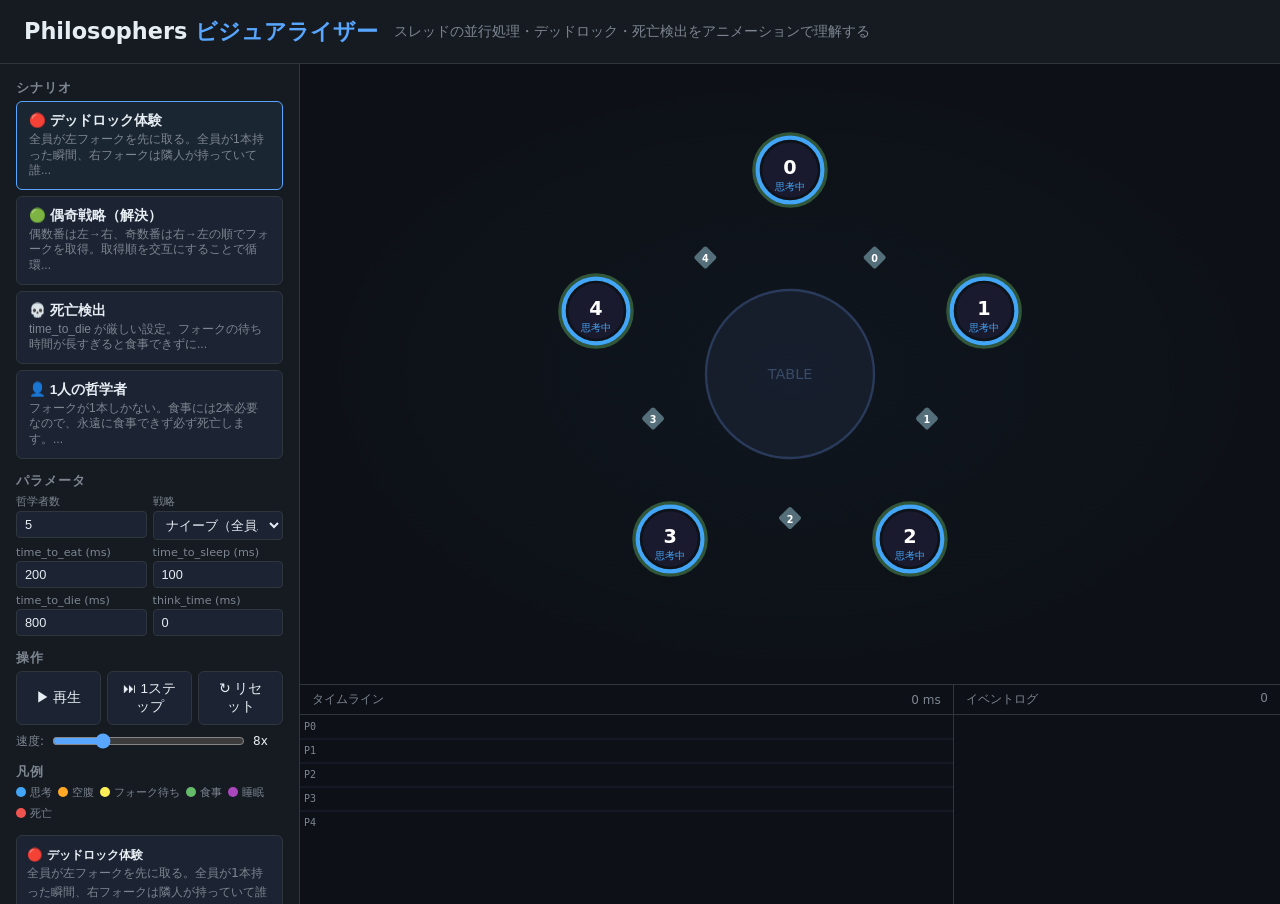
<file: exercises/visualizer.html>
<!DOCTYPE html>
<html lang="ja">
<head>
<meta charset="UTF-8">
<meta name="viewport" content="width=device-width, initial-scale=1.0">
<title>Philosophers ビジュアライザー</title>
<style>
*{margin:0;padding:0;box-sizing:border-box}
:root{
  --bg:#0d1117;--bg2:#161b22;--card:#1c2333;--border:#30363d;
  --text:#e6edf3;--muted:#7d8590;--accent:#58a6ff;
  --danger:#f85149;--warn:#d29922;--success:#3fb950;--purple:#bc8cff;
  --thinking:#42a5f5;--hungry:#ffa726;--hasfork:#ffee58;
  --eating:#66bb6a;--sleeping:#ab47bc;--dead:#ef5350;
  --fork-free:#546e7a;
}
body{background:var(--bg);color:var(--text);font-family:'Segoe UI',system-ui,sans-serif;overflow-x:hidden}
header{background:var(--bg2);border-bottom:1px solid var(--border);padding:16px 24px;display:flex;align-items:center;gap:16px}
header h1{font-size:1.4rem;font-weight:700}
header h1 span{color:var(--accent)}
header p{color:var(--muted);font-size:.85rem}
.container{display:flex;height:calc(100vh - 60px);overflow:hidden}
.sidebar{width:300px;min-width:300px;background:var(--bg2);border-right:1px solid var(--border);padding:16px;overflow-y:auto;display:flex;flex-direction:column;gap:14px}
.sidebar h3{font-size:.8rem;color:var(--muted);text-transform:uppercase;letter-spacing:1px;margin-bottom:4px}
.scenario-btn{display:block;width:100%;padding:10px 12px;background:var(--card);border:1px solid var(--border);border-radius:6px;color:var(--text);cursor:pointer;text-align:left;font-size:.85rem;transition:.15s}
.scenario-btn:hover{border-color:var(--accent)}
.scenario-btn.active{border-color:var(--accent);background:rgba(88,166,255,.08)}
.scenario-btn .label{font-weight:600;margin-bottom:2px}
.scenario-btn .desc{color:var(--muted);font-size:.75rem;line-height:1.3}
.params{display:grid;grid-template-columns:1fr 1fr;gap:6px}
.param-group{display:flex;flex-direction:column;gap:2px}
.param-group label{font-size:.7rem;color:var(--muted)}
.param-group input,.param-group select{background:var(--card);border:1px solid var(--border);border-radius:4px;padding:5px 8px;color:var(--text);font-size:.8rem;width:100%}
.param-group input:focus,.param-group select:focus{outline:none;border-color:var(--accent)}
.param-full{grid-column:1/-1}
.controls{display:flex;gap:6px;flex-wrap:wrap}
.ctrl-btn{padding:8px 14px;background:var(--card);border:1px solid var(--border);border-radius:6px;color:var(--text);cursor:pointer;font-size:.85rem;transition:.15s;flex:1;text-align:center;min-width:60px}
.ctrl-btn:hover{border-color:var(--accent);background:rgba(88,166,255,.08)}
.ctrl-btn.playing{background:rgba(63,185,80,.12);border-color:var(--success);color:var(--success)}
.speed-control{display:flex;align-items:center;gap:8px}
.speed-control label{font-size:.75rem;color:var(--muted);white-space:nowrap}
.speed-control input[type=range]{flex:1;accent-color:var(--accent)}
.speed-control span{font-size:.75rem;color:var(--text);min-width:30px}
.legend{display:flex;flex-wrap:wrap;gap:6px}
.legend-item{display:flex;align-items:center;gap:4px;font-size:.7rem;color:var(--muted)}
.legend-dot{width:10px;height:10px;border-radius:50%}
.info-box{background:var(--card);border:1px solid var(--border);border-radius:6px;padding:10px;font-size:.78rem;line-height:1.5;color:var(--muted)}
.info-box strong{color:var(--text)}
.viz-area{flex:1;display:flex;flex-direction:column;overflow:hidden}
.table-view{flex:1;display:flex;align-items:center;justify-content:center;position:relative;min-height:300px;background:radial-gradient(ellipse at center,rgba(88,166,255,.03) 0%,transparent 70%)}
#table-svg{width:100%;height:100%;max-width:600px;max-height:600px}
.overlay{position:absolute;inset:0;background:rgba(0,0,0,.7);display:flex;align-items:center;justify-content:center;z-index:10;opacity:0;pointer-events:none;transition:opacity .3s}
.overlay.visible{opacity:1;pointer-events:auto}
.overlay-box{background:var(--card);border:2px solid var(--danger);border-radius:12px;padding:24px 32px;text-align:center;max-width:400px}
.overlay-box h2{font-size:1.3rem;margin-bottom:8px}
.overlay-box p{color:var(--muted);font-size:.85rem;line-height:1.5;margin-bottom:6px}
.overlay-box button{margin-top:12px;padding:8px 24px;background:var(--accent);border:none;border-radius:6px;color:#fff;cursor:pointer;font-size:.85rem}
.bottom-panel{display:flex;border-top:1px solid var(--border);height:220px;min-height:180px}
.timeline-section{flex:2;display:flex;flex-direction:column;border-right:1px solid var(--border)}
.timeline-header{padding:6px 12px;font-size:.75rem;color:var(--muted);border-bottom:1px solid var(--border);display:flex;justify-content:space-between;align-items:center}
.timeline-wrap{flex:1;overflow:hidden;position:relative}
#timeline-canvas{display:block;width:100%;height:100%}
.log-section{flex:1;display:flex;flex-direction:column;min-width:260px}
.log-header{padding:6px 12px;font-size:.75rem;color:var(--muted);border-bottom:1px solid var(--border);display:flex;justify-content:space-between}
.log-entries{flex:1;overflow-y:auto;padding:4px 0;font-family:'JetBrains Mono','Fira Code',monospace;font-size:.72rem}
.log-entry{padding:2px 12px;display:flex;gap:8px;border-bottom:1px solid rgba(48,54,61,.3)}
.log-entry:hover{background:rgba(88,166,255,.04)}
.log-time{color:var(--muted);min-width:55px;text-align:right}
.log-philo{min-width:20px;font-weight:600}
.log-action{color:var(--muted)}
.log-entries::-webkit-scrollbar{width:6px}
.log-entries::-webkit-scrollbar-track{background:var(--bg)}
.log-entries::-webkit-scrollbar-thumb{background:var(--border);border-radius:3px}
@media(max-width:900px){
  .container{flex-direction:column;height:auto}
  .sidebar{width:100%;min-width:0;flex-direction:row;flex-wrap:wrap;max-height:none;border-right:none;border-bottom:1px solid var(--border)}
  .bottom-panel{flex-direction:column;height:auto}
  .timeline-section{border-right:none;border-bottom:1px solid var(--border);min-height:150px}
  .log-section{min-height:200px}
}
</style>
</head>
<body>
<header>
  <h1>Philosophers <span>ビジュアライザー</span></h1>
  <p>スレッドの並行処理・デッドロック・死亡検出をアニメーションで理解する</p>
</header>
<div class="container">
  <aside class="sidebar">
    <div>
      <h3>シナリオ</h3>
      <div style="display:flex;flex-direction:column;gap:6px" id="scenario-list"></div>
    </div>
    <div>
      <h3>パラメータ</h3>
      <div class="params">
        <div class="param-group"><label>哲学者数</label><input type="number" id="p-num" min="1" max="12" value="5"></div>
        <div class="param-group"><label>戦略</label><select id="p-strategy"><option value="naive">ナイーブ（全員左優先）</option><option value="even_odd">偶奇戦略</option></select></div>
        <div class="param-group"><label>time_to_eat (ms)</label><input type="number" id="p-eat" min="50" max="2000" step="50" value="200"></div>
        <div class="param-group"><label>time_to_sleep (ms)</label><input type="number" id="p-sleep" min="50" max="2000" step="50" value="100"></div>
        <div class="param-group"><label>time_to_die (ms)</label><input type="number" id="p-die" min="50" max="5000" step="50" value="800"></div>
        <div class="param-group"><label>think_time (ms)</label><input type="number" id="p-think" min="0" max="2000" step="50" value="0"></div>
      </div>
    </div>
    <div>
      <h3>操作</h3>
      <div class="controls">
        <button class="ctrl-btn" id="btn-play">▶ 再生</button>
        <button class="ctrl-btn" id="btn-step">⏭ 1ステップ</button>
        <button class="ctrl-btn" id="btn-reset">↻ リセット</button>
      </div>
      <div class="speed-control" style="margin-top:8px">
        <label>速度:</label>
        <input type="range" id="speed-slider" min="1" max="30" value="8">
        <span id="speed-val">8x</span>
      </div>
    </div>
    <div>
      <h3>凡例</h3>
      <div class="legend">
        <div class="legend-item"><div class="legend-dot" style="background:var(--thinking)"></div>思考</div>
        <div class="legend-item"><div class="legend-dot" style="background:var(--hungry)"></div>空腹</div>
        <div class="legend-item"><div class="legend-dot" style="background:var(--hasfork)"></div>フォーク待ち</div>
        <div class="legend-item"><div class="legend-dot" style="background:var(--eating)"></div>食事</div>
        <div class="legend-item"><div class="legend-dot" style="background:var(--sleeping)"></div>睡眠</div>
        <div class="legend-item"><div class="legend-dot" style="background:var(--dead)"></div>死亡</div>
      </div>
    </div>
    <div id="info-panel" class="info-box" style="display:none"></div>
  </aside>
  <div class="viz-area">
    <div class="table-view">
      <svg id="table-svg" viewBox="0 0 500 500"></svg>
      <div class="overlay" id="overlay">
        <div class="overlay-box" id="overlay-box"></div>
      </div>
    </div>
    <div class="bottom-panel">
      <div class="timeline-section">
        <div class="timeline-header"><span>タイムライン</span><span id="time-display">0 ms</span></div>
        <div class="timeline-wrap"><canvas id="timeline-canvas"></canvas></div>
      </div>
      <div class="log-section">
        <div class="log-header"><span>イベントログ</span><span id="log-count">0</span></div>
        <div class="log-entries" id="log-entries"></div>
      </div>
    </div>
  </div>
</div>

<script>
// ===== Constants =====
const S = { THINKING:0, HUNGRY:1, HAS_FIRST:2, EATING:3, SLEEPING:4, DEAD:5 };
const S_NAMES = ['思考中','空腹','フォーク待ち','食事中','睡眠中','死亡'];
const S_COLORS = ['#42a5f5','#ffa726','#ffee58','#66bb6a','#ab47bc','#ef5350'];
const S_LOG = ['is thinking','is hungry','has taken a fork','is eating','is sleeping','died'];
const SVG_NS = 'http://www.w3.org/2000/svg';

const SCENARIOS = [
  { id:'deadlock', label:'デッドロック体験', icon:'🔴',
    desc:'全員が左フォークを先に取る。全員が1本持った瞬間、右フォークは隣人が持っていて誰も進めない ー これが循環待ちです。',
    num:5, eat:200, sleep:100, die:800, strategy:'naive', think:0 },
  { id:'even_odd', label:'偶奇戦略（解決）', icon:'🟢',
    desc:'偶数番は左→右、奇数番は右→左の順でフォークを取得。取得順を交互にすることで循環待ちを破り、デッドロックを完全に防ぎます。',
    num:5, eat:200, sleep:100, die:800, strategy:'even_odd', think:0 },
  { id:'death', label:'死亡検出', icon:'💀',
    desc:'time_to_die が厳しい設定。フォークの待ち時間が長すぎると食事できずに死亡します。モニタースレッドの重要性を体感できます。',
    num:3, eat:200, sleep:200, die:310, strategy:'even_odd', think:0 },
  { id:'solo', label:'1人の哲学者', icon:'👤',
    desc:'フォークが1本しかない。食事には2本必要なので、永遠に食事できず必ず死亡します。この特殊ケースの処理が必須です。',
    num:1, eat:200, sleep:100, die:400, strategy:'naive', think:0 },
];

// ===== Simulation =====
class Simulation {
  constructor(cfg) {
    this.n = cfg.num;
    this.eatMs = cfg.eat;
    this.sleepMs = cfg.sleep;
    this.dieMs = cfg.die;
    this.thinkMs = cfg.think;
    this.strategy = cfg.strategy;
    this.tickMs = 50;
    this.philos = [];
    this.forks = [];
    this.time = 0;
    this.deadlocked = false;
    this.dead = false;
    this.finished = false;
    this.events = [];
    this.timeline = [];
    this.eventCb = null;
  }

  init() {
    this.time = 0;
    this.deadlocked = false;
    this.dead = false;
    this.finished = false;
    this.events = [];
    this.timeline = [];

    this.forks = Array.from({length:this.n}, (_,i) => ({id:i, heldBy:-1}));
    this.philos = Array.from({length:this.n}, (_,i) => {
      const p = {
        id:i, state:S.THINKING,
        leftFork:i, rightFork:(i+1)%this.n,
        firstFork:-1, secondFork:-1,
        hasFirst:false, hasSecond:false,
        timer:0, lastMeal:0, meals:0, hp:1
      };
      if (this.strategy === 'naive') {
        p.firstFork = p.leftFork;
        p.secondFork = p.rightFork;
      } else {
        p.firstFork = i%2===0 ? p.leftFork : p.rightFork;
        p.secondFork = i%2===0 ? p.rightFork : p.leftFork;
      }
      // Stagger start: odd philos delay 1 tick in even_odd strategy
      if (this.strategy === 'even_odd' && i%2===1) p.timer = 1;
      // Custom think time
      if (this.thinkMs > 0) p.timer = Math.max(p.timer, Math.ceil(this.thinkMs / this.tickMs));
      return p;
    });
  }

  tick() {
    if (this.finished) return false;
    this.time += this.tickMs;

    // Check deaths first (like monitor thread)
    for (const p of this.philos) {
      if (p.state === S.DEAD) continue;
      if (this.time - p.lastMeal > this.dieMs) {
        p.state = S.DEAD;
        p.hp = 0;
        this.dead = true;
        this.finished = true;
        this._ev(p.id, S.DEAD);
        this.timeline.push(this.philos.map(q => q.state));
        return true;
      }
      p.hp = 1 - (this.time - p.lastMeal) / this.dieMs;
    }

    for (const p of this.philos) {
      if (p.state === S.DEAD) continue;
      switch (p.state) {
        case S.THINKING:
          p.timer--;
          if (p.timer <= 0) { p.state = S.HUNGRY; this._ev(p.id, S.HUNGRY); }
          break;
        case S.HUNGRY:
          if (this.forks[p.firstFork].heldBy === -1) {
            this.forks[p.firstFork].heldBy = p.id;
            p.hasFirst = true;
            p.state = S.HAS_FIRST;
            this._ev(p.id, S.HAS_FIRST, p.firstFork);
          }
          break;
        case S.HAS_FIRST:
          if (this.forks[p.secondFork].heldBy === -1) {
            this.forks[p.secondFork].heldBy = p.id;
            p.hasSecond = true;
            this._ev(p.id, S.HAS_FIRST, p.secondFork);
            p.state = S.EATING;
            p.timer = Math.ceil(this.eatMs / this.tickMs);
            p.lastMeal = this.time;
            p.meals++;
            this._ev(p.id, S.EATING);
          }
          break;
        case S.EATING:
          p.timer--;
          if (p.timer <= 0) {
            this.forks[p.firstFork].heldBy = -1;
            this.forks[p.secondFork].heldBy = -1;
            p.hasFirst = false;
            p.hasSecond = false;
            p.state = S.SLEEPING;
            p.timer = Math.ceil(this.sleepMs / this.tickMs);
            this._ev(p.id, S.SLEEPING);
          }
          break;
        case S.SLEEPING:
          p.timer--;
          if (p.timer <= 0) {
            const tt = this.thinkMs > 0 ? Math.ceil(this.thinkMs / this.tickMs) : 0;
            if (tt > 0) {
              p.state = S.THINKING;
              p.timer = tt;
              this._ev(p.id, S.THINKING);
            } else {
              p.state = S.HUNGRY;
              this._ev(p.id, S.HUNGRY);
            }
          }
          break;
      }
    }

    // Check deadlock
    const alive = this.philos.filter(p => p.state !== S.DEAD);
    if (alive.length > 0) {
      const blocked = alive.every(p => p.state === S.HUNGRY || p.state === S.HAS_FIRST);
      if (blocked) {
        const canProgress = alive.some(p => {
          const fid = p.state === S.HUNGRY ? p.firstFork : p.secondFork;
          return this.forks[fid].heldBy === -1;
        });
        if (!canProgress) {
          this.deadlocked = true;
          this.finished = true;
        }
      }
    }

    this.timeline.push(this.philos.map(q => q.state));

    // Auto-stop after 15 seconds of simulation time
    if (this.time > 15000) this.finished = true;
    return true;
  }

  _ev(pid, state, forkId) {
    const e = { time:this.time, pid, state, forkId };
    this.events.push(e);
    if (this.eventCb) this.eventCb(e);
  }
}

// ===== Renderer =====
const svg = document.getElementById('table-svg');
const CX = 250, CY = 250;

let philoEls = [], forkEls = [], healthArcs = [], stateLabels = [], dlArrows = [];
let sim = null, animId = null, playing = false, speed = 8, lastEvent = 0;

function clearSVG() {
  while (svg.firstChild) svg.removeChild(svg.firstChild);
  philoEls = []; forkEls = []; healthArcs = []; stateLabels = []; dlArrows = [];
}

function buildSVG() {
  clearSVG();
  const n = sim.n;
  const tableR = n === 1 ? 0 : Math.min(70, 50 + n * 4);
  const philoR = n === 1 ? 0 : Math.min(170, 120 + n * 10);
  const forkRestR = n === 1 ? 70 : (tableR + philoR) / 2;

  // Defs
  const defs = cEl('defs');
  const marker = cEl('marker', {id:'ah', viewBox:'0 0 10 10', refX:8, refY:5, markerWidth:6, markerHeight:6, orient:'auto-start-reverse'});
  const path = cEl('path', {d:'M 0 0 L 10 5 L 0 10 z', fill:'var(--danger)'});
  marker.appendChild(path);
  defs.appendChild(marker);
  // Glow filter
  const filter = cEl('filter', {id:'glow'});
  const blur = cEl('feGaussianBlur', {stdDeviation:'3', result:'g'});
  const merge = cEl('feMerge');
  const m1 = cEl('feMergeNode', {'in':'g'});
  const m2 = cEl('feMergeNode', {'in':'SourceGraphic'});
  merge.appendChild(m1); merge.appendChild(m2);
  filter.appendChild(blur); filter.appendChild(merge);
  defs.appendChild(filter);
  svg.appendChild(defs);

  // Table circle
  if (n > 1) {
    const table = cEl('circle', {cx:CX, cy:CY, r:tableR, fill:'rgba(30,40,60,.5)', stroke:'#2a3a5a', 'stroke-width':2});
    svg.appendChild(table);
    // Table label
    const tl = cEl('text', {x:CX, y:CY, fill:'#3a4a6a', 'font-size':12, 'text-anchor':'middle', 'dominant-baseline':'central'});
    tl.textContent = 'TABLE';
    svg.appendChild(tl);
  }

  // Forks (drawn first, behind philosophers)
  for (let i = 0; i < n; i++) {
    const a = forkAngle(i, n);
    const rx = CX + forkRestR * Math.cos(a);
    const ry = CY + forkRestR * Math.sin(a);

    const g = cEl('g');
    g.style.transition = 'transform .25s ease-out';
    g.dataset.restX = rx;
    g.dataset.restY = ry;

    // Fork shape (small diamond)
    const rect = cEl('rect', {x:-7, y:-7, width:14, height:14, rx:2, fill:'var(--fork-free)', transform:'rotate(45)'});
    g.appendChild(rect);
    const label = cEl('text', {x:0, y:1, fill:'#fff', 'font-size':8, 'font-weight':700, 'text-anchor':'middle', 'dominant-baseline':'central'});
    label.textContent = i;
    g.appendChild(label);

    g.style.transform = `translate(${rx}px, ${ry}px)`;
    svg.appendChild(g);
    forkEls.push({g, rect, restX:rx, restY:ry});
  }

  // Philosophers
  for (let i = 0; i < n; i++) {
    const a = philoAngle(i, n);
    const px = n === 1 ? CX : CX + philoR * Math.cos(a);
    const py = n === 1 ? CY : CY + philoR * Math.sin(a);

    const g = cEl('g');

    // Health arc (background)
    const harc = cEl('circle', {cx:0, cy:0, r:30, fill:'none', stroke:S_COLORS[S.EATING], 'stroke-width':3, 'stroke-dasharray':`${2*Math.PI*30} ${2*Math.PI*30}`, 'stroke-dashoffset':0, 'stroke-linecap':'round', opacity:.4, transform:'rotate(-90)'});
    g.appendChild(harc);

    // Outer ring
    const ring = cEl('circle', {cx:0, cy:0, r:27, fill:'none', stroke:S_COLORS[0], 'stroke-width':3.5});
    ring.style.transition = 'stroke .2s';
    g.appendChild(ring);

    // Inner circle
    const inner = cEl('circle', {cx:0, cy:0, r:23, fill:'#1a1a2e'});
    g.appendChild(inner);

    // ID
    const txt = cEl('text', {x:0, y:-2, fill:'#fff', 'font-size':16, 'font-weight':700, 'text-anchor':'middle', 'dominant-baseline':'central'});
    txt.textContent = i;
    g.appendChild(txt);

    // State label
    const sl = cEl('text', {x:0, y:14, fill:S_COLORS[0], 'font-size':8, 'text-anchor':'middle', 'dominant-baseline':'central'});
    sl.textContent = S_NAMES[0];
    g.appendChild(sl);

    g.style.transform = `translate(${px}px, ${py}px)`;
    svg.appendChild(g);
    philoEls.push({g, ring, inner, harc, px, py});
    healthArcs.push(harc);
    stateLabels.push(sl);

    // Fork order arrows (for even/odd)
    if (sim.strategy === 'even_odd' && n > 1) {
      const order = cEl('text', {x:0, y:44, fill:'var(--muted)', 'font-size':7, 'text-anchor':'middle'});
      order.textContent = i%2===0 ? 'L→R' : 'R→L';
      g.appendChild(order);
    }
  }
}

function philoAngle(i, n) { return (i / n) * 2 * Math.PI - Math.PI / 2; }
function forkAngle(i, n) { return ((i + 0.5) / n) * 2 * Math.PI - Math.PI / 2; }

function cEl(tag, attrs) {
  const el = document.createElementNS(SVG_NS, tag);
  if (attrs) for (const [k,v] of Object.entries(attrs)) el.setAttribute(k, v);
  return el;
}

function updateSVG() {
  const n = sim.n;
  const philoR = n === 1 ? 0 : Math.min(170, 120 + n * 10);

  // Update philosophers
  for (let i = 0; i < n; i++) {
    const p = sim.philos[i];
    const el = philoEls[i];
    const color = S_COLORS[p.state];

    el.ring.setAttribute('stroke', color);
    stateLabels[i].textContent = S_NAMES[p.state];
    stateLabels[i].setAttribute('fill', color);

    // Health arc
    const circ = 2 * Math.PI * 30;
    const hp = Math.max(0, Math.min(1, p.hp));
    el.harc.setAttribute('stroke-dashoffset', circ * (1 - hp));
    el.harc.setAttribute('stroke', hp > .5 ? '#66bb6a' : hp > .25 ? '#ffca28' : '#ef5350');
    el.harc.setAttribute('opacity', p.state === S.DEAD ? 0 : .4);

    // Dead effect
    el.inner.setAttribute('fill', p.state === S.DEAD ? '#2a1515' : '#1a1a2e');
    if (p.state === S.EATING) {
      el.g.setAttribute('filter', 'url(#glow)');
    } else {
      el.g.removeAttribute('filter');
    }
  }

  // Update forks
  for (let i = 0; i < n; i++) {
    const fork = sim.forks[i];
    const el = forkEls[i];

    if (fork.heldBy >= 0) {
      const pe = philoEls[fork.heldBy];
      // Move fork toward holder
      const dx = pe.px - el.restX;
      const dy = pe.py - el.restY;
      const tx = el.restX + dx * .55;
      const ty = el.restY + dy * .55;
      el.g.style.transform = `translate(${tx}px, ${ty}px)`;
      el.rect.setAttribute('fill', S_COLORS[sim.philos[fork.heldBy].state]);
    } else {
      el.g.style.transform = `translate(${el.restX}px, ${el.restY}px)`;
      el.rect.setAttribute('fill', 'var(--fork-free)');
    }
  }

  // Deadlock arrows
  dlArrows.forEach(a => a.remove());
  dlArrows = [];
  if (sim.deadlocked && n > 1) {
    for (let i = 0; i < n; i++) {
      const p = sim.philos[i];
      const wantedFork = p.state === S.HAS_FIRST ? p.secondFork : p.firstFork;
      const holder = sim.forks[wantedFork].heldBy;
      if (holder >= 0 && holder !== i) {
        const from = philoEls[i];
        const to = philoEls[holder];
        const arrow = cEl('line', {
          x1:from.px, y1:from.py, x2:to.px, y2:to.py,
          stroke:'var(--danger)', 'stroke-width':2, 'stroke-dasharray':'6,4',
          'marker-end':'url(#ah)', opacity:.8
        });
        svg.appendChild(arrow);
        dlArrows.push(arrow);
      }
    }
  }

  // Time display
  document.getElementById('time-display').textContent = sim.time + ' ms';
}

// ===== Timeline =====
const timelineCanvas = document.getElementById('timeline-canvas');
const tlCtx = timelineCanvas.getContext('2d');
const TL_ROW = 24;
const TL_COL = 3;

function resizeTimeline() {
  const wrap = timelineCanvas.parentElement;
  timelineCanvas.width = wrap.clientWidth;
  timelineCanvas.height = wrap.clientHeight;
}

function drawTimeline() {
  if (!sim) return;
  const w = timelineCanvas.width;
  const h = timelineCanvas.height;
  const n = sim.n;
  const rowH = Math.min(TL_ROW, Math.floor(h / n));
  const maxCols = Math.floor(w / TL_COL);
  const start = Math.max(0, sim.timeline.length - maxCols);
  const labelW = 28;

  tlCtx.clearRect(0, 0, w, h);

  // Background and grid lines
  tlCtx.fillStyle = '#0d1117';
  tlCtx.fillRect(0, 0, w, h);
  for (let p = 0; p < n; p++) {
    if (p > 0) {
      tlCtx.strokeStyle = '#1c2333';
      tlCtx.lineWidth = 1;
      tlCtx.beginPath();
      tlCtx.moveTo(0, p * rowH);
      tlCtx.lineTo(w, p * rowH);
      tlCtx.stroke();
    }
  }

  // Labels
  tlCtx.font = '10px monospace';
  tlCtx.textBaseline = 'middle';
  for (let p = 0; p < n; p++) {
    tlCtx.fillStyle = '#7d8590';
    tlCtx.fillText(`P${p}`, 4, p * rowH + rowH / 2);
  }

  // Bars
  for (let t = start; t < sim.timeline.length; t++) {
    const x = labelW + (t - start) * TL_COL;
    if (x > w) break;
    const states = sim.timeline[t];
    for (let p = 0; p < n; p++) {
      tlCtx.fillStyle = S_COLORS[states[p]];
      tlCtx.fillRect(x, p * rowH + 2, TL_COL - 1, rowH - 4);
    }
  }

  // Time ticks
  tlCtx.fillStyle = '#7d8590';
  tlCtx.font = '8px monospace';
  const tickInterval = Math.ceil(500 / sim.tickMs); // every 500ms
  for (let t = start; t < sim.timeline.length; t++) {
    if ((t + 1) % tickInterval === 0) {
      const x = labelW + (t - start) * TL_COL;
      const ms = (t + 1) * sim.tickMs;
      tlCtx.fillText(ms + '', x, n * rowH + 10);
    }
  }
}

// ===== Event Log =====
const logEl = document.getElementById('log-entries');
const logCountEl = document.getElementById('log-count');
let logIdx = 0;

function clearLog() {
  logEl.innerHTML = '';
  logIdx = 0;
  logCountEl.textContent = '0';
}

function addLogEntry(e) {
  const div = document.createElement('div');
  div.className = 'log-entry';

  const timeSpan = document.createElement('span');
  timeSpan.className = 'log-time';
  timeSpan.textContent = String(e.time).padStart(5);

  const philoSpan = document.createElement('span');
  philoSpan.className = 'log-philo';
  philoSpan.style.color = S_COLORS[e.state];
  philoSpan.textContent = e.pid;

  const actionSpan = document.createElement('span');
  actionSpan.className = 'log-action';
  if (e.state === S.HAS_FIRST && e.forkId !== undefined) {
    actionSpan.textContent = `has taken fork ${e.forkId}`;
  } else {
    actionSpan.textContent = S_LOG[e.state];
  }

  div.appendChild(timeSpan);
  div.appendChild(philoSpan);
  div.appendChild(actionSpan);
  logEl.appendChild(div);

  logIdx++;
  logCountEl.textContent = logIdx;

  // Keep log bounded
  while (logEl.children.length > 500) logEl.removeChild(logEl.firstChild);
  logEl.scrollTop = logEl.scrollHeight;
}

// ===== Overlays =====
const overlayEl = document.getElementById('overlay');
const overlayBox = document.getElementById('overlay-box');

function showOverlay(title, lines) {
  overlayBox.innerHTML = `<h2>${title}</h2>` +
    lines.map(l => `<p>${l}</p>`).join('') +
    `<button onclick="hideOverlay()">閉じる</button>`;
  overlayEl.classList.add('visible');
}

function hideOverlay() { overlayEl.classList.remove('visible'); }
window.hideOverlay = hideOverlay;

// ===== Controls =====
const btnPlay = document.getElementById('btn-play');
const btnStep = document.getElementById('btn-step');
const btnReset = document.getElementById('btn-reset');
const speedSlider = document.getElementById('speed-slider');
const speedVal = document.getElementById('speed-val');
const infoPanel = document.getElementById('info-panel');

const paramEls = {
  num: document.getElementById('p-num'),
  eat: document.getElementById('p-eat'),
  sleep: document.getElementById('p-sleep'),
  die: document.getElementById('p-die'),
  think: document.getElementById('p-think'),
  strategy: document.getElementById('p-strategy'),
};

let activeScenario = null;

function buildScenarioButtons() {
  const list = document.getElementById('scenario-list');
  list.innerHTML = '';
  for (const sc of SCENARIOS) {
    const btn = document.createElement('button');
    btn.className = 'scenario-btn';
    btn.dataset.id = sc.id;
    btn.innerHTML = `<div class="label">${sc.icon} ${sc.label}</div><div class="desc">${sc.desc.slice(0,40)}...</div>`;
    btn.onclick = () => selectScenario(sc.id);
    list.appendChild(btn);
  }
}

function selectScenario(id) {
  const sc = SCENARIOS.find(s => s.id === id);
  if (!sc) return;
  activeScenario = id;

  // Update UI
  document.querySelectorAll('.scenario-btn').forEach(b => b.classList.toggle('active', b.dataset.id === id));
  paramEls.num.value = sc.num;
  paramEls.eat.value = sc.eat;
  paramEls.sleep.value = sc.sleep;
  paramEls.die.value = sc.die;
  paramEls.think.value = sc.think;
  paramEls.strategy.value = sc.strategy;

  infoPanel.style.display = 'block';
  infoPanel.innerHTML = `<strong>${sc.icon} ${sc.label}</strong><br>${sc.desc}`;

  resetSim();
}

function getConfig() {
  return {
    num: parseInt(paramEls.num.value) || 5,
    eat: parseInt(paramEls.eat.value) || 200,
    sleep: parseInt(paramEls.sleep.value) || 100,
    die: parseInt(paramEls.die.value) || 800,
    think: parseInt(paramEls.think.value) || 0,
    strategy: paramEls.strategy.value,
  };
}

function resetSim() {
  stop();
  hideOverlay();
  const cfg = getConfig();
  sim = new Simulation(cfg);
  sim.init();
  sim.eventCb = addLogEntry;
  clearLog();
  buildSVG();
  resizeTimeline();
  updateSVG();
  drawTimeline();
}

function doStep() {
  if (!sim || sim.finished) return;
  sim.tick();
  updateSVG();
  drawTimeline();

  if (sim.deadlocked) {
    stop();
    showOverlay('🔴 デッドロック発生！', [
      '全ての哲学者が1本のフォークを持ち、もう1本を待っています。',
      'これは<strong>循環待ち</strong>（Coffman条件 #4）です。',
      '誰もフォークを離さないため、全員が永遠に待ち続けます。',
      '<strong>解決策</strong>：フォーク取得順を偶奇で交互にする → 偶奇戦略を試してみてください。'
    ]);
  }
  if (sim.dead) {
    stop();
    const dp = sim.philos.find(p => p.state === S.DEAD);
    showOverlay(`💀 哲学者 ${dp.id} 死亡！`, [
      `最後の食事から <strong>${sim.dieMs}ms</strong> 以上経過しました。`,
      `死亡時刻: ${sim.time}ms`,
      `食事回数: ${dp.meals}回`,
      sim.n === 1
        ? 'フォークが1本しかないため、食事は不可能でした。'
        : 'time_to_die を大きくするか、スケジュールを調整する必要があります。'
    ]);
  }
  if (sim.finished && !sim.deadlocked && !sim.dead) {
    stop();
  }
}

function play() {
  if (playing) return;
  if (sim && sim.finished) resetSim();
  playing = true;
  btnPlay.textContent = '⏸ 停止';
  btnPlay.classList.add('playing');
  lastEvent = performance.now();
  loop();
}

function stop() {
  playing = false;
  btnPlay.textContent = '▶ 再生';
  btnPlay.classList.remove('playing');
  if (animId) { cancelAnimationFrame(animId); animId = null; }
}

function loop() {
  if (!playing) return;
  const now = performance.now();
  const interval = 1000 / speed;
  if (now - lastEvent >= interval) {
    doStep();
    lastEvent = now;
    if (sim.finished) { stop(); return; }
  }
  animId = requestAnimationFrame(loop);
}

// Event bindings
btnPlay.onclick = () => playing ? stop() : play();
btnStep.onclick = () => { stop(); doStep(); };
btnReset.onclick = resetSim;
speedSlider.oninput = () => {
  speed = parseInt(speedSlider.value);
  speedVal.textContent = speed + 'x';
};

// Parameter change resets
Object.values(paramEls).forEach(el => {
  el.addEventListener('change', () => {
    activeScenario = null;
    document.querySelectorAll('.scenario-btn').forEach(b => b.classList.remove('active'));
    infoPanel.style.display = 'none';
    resetSim();
  });
});

// Resize handler
let resizeTimer;
window.addEventListener('resize', () => {
  clearTimeout(resizeTimer);
  resizeTimer = setTimeout(() => {
    resizeTimeline();
    drawTimeline();
  }, 100);
});

// ===== Init =====
buildScenarioButtons();
selectScenario('deadlock');
</script>
</body>
</html>
</file>
